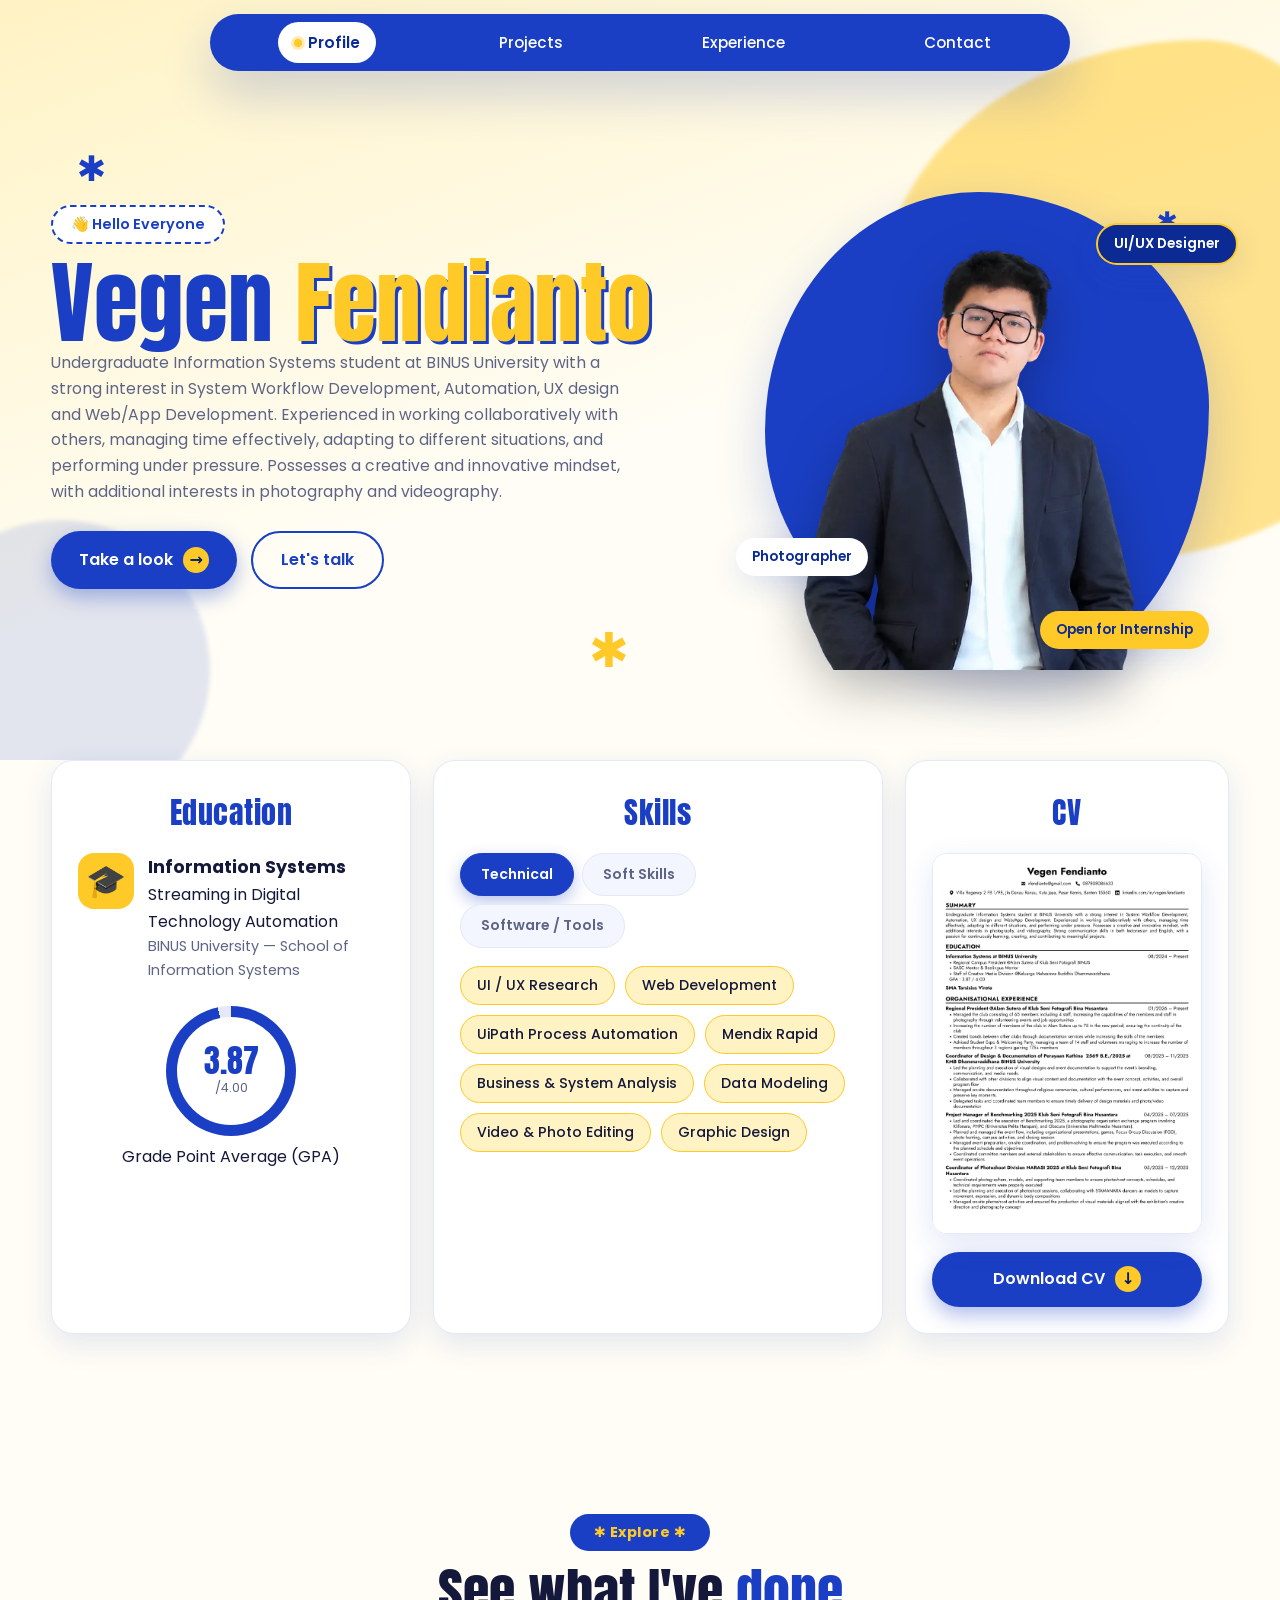
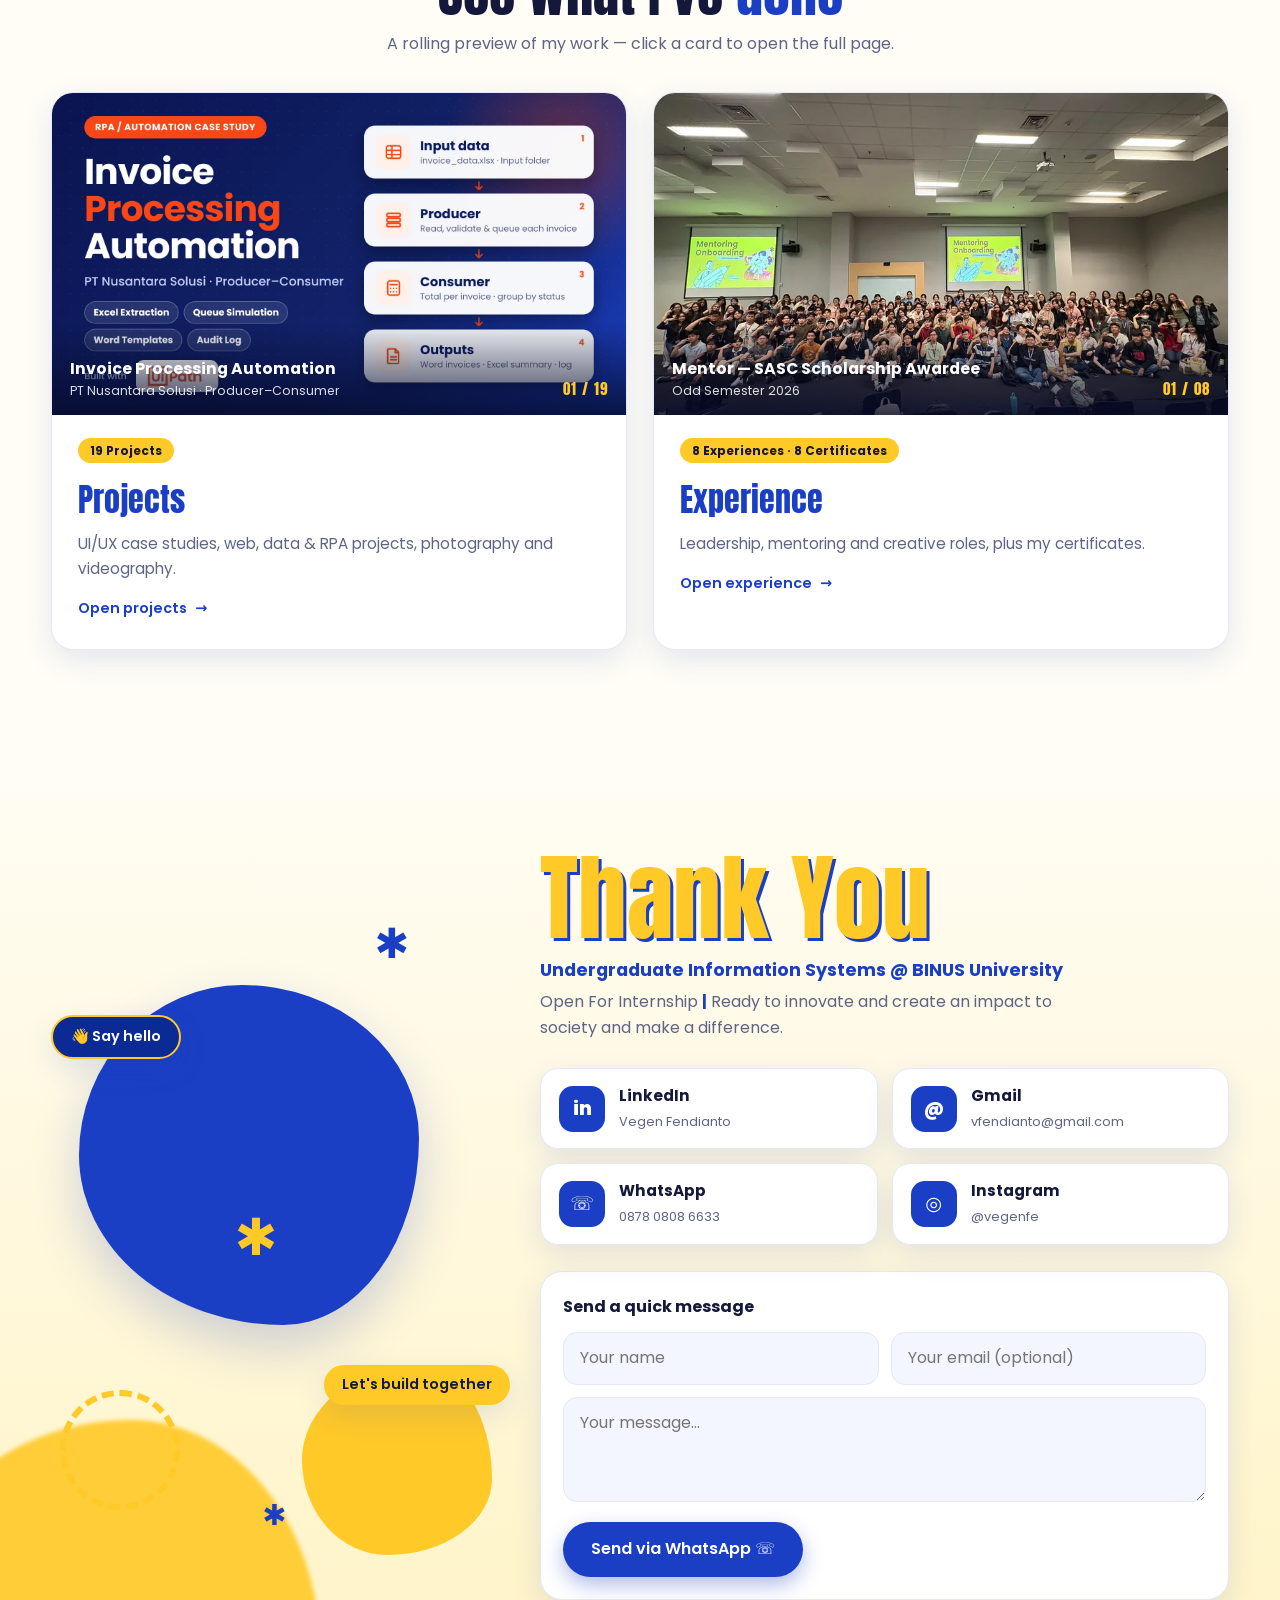
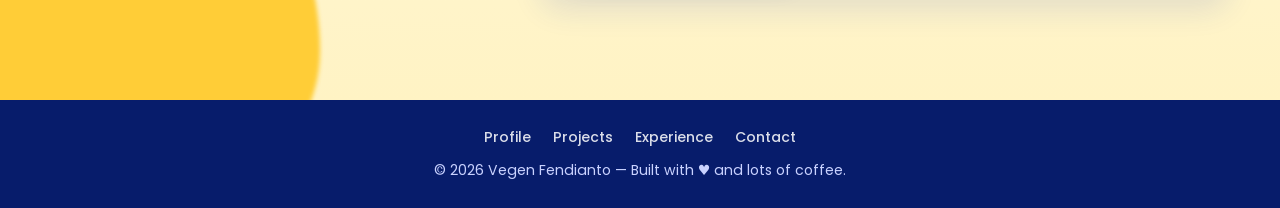
<file: index.html>
<!doctype html>
<html lang="en">
  <head>
    <meta charset="UTF-8" />
    <meta name="viewport" content="width=device-width, initial-scale=1" />
    <title>Vegen Fendianto — Portfolio</title>
    <meta name="description" content="Portfolio of Vegen Fendianto — Information Systems student at BINUS University, UI/UX Designer &amp; Photographer." />
    <meta property="og:title" content="Vegen Fendianto — Portfolio" />
    <meta property="og:description" content="Portfolio of Vegen Fendianto — Information Systems student at BINUS University, UI/UX Designer &amp; Photographer." />
    <meta property="og:image" content="assets/profile/profile.webp" />
    <link rel="icon" href="data:image/svg+xml,<svg xmlns='http://www.w3.org/2000/svg' viewBox='0 0 100 100'><rect width='100' height='100' rx='24' fill='%231a3fc4'/><text x='50' y='68' font-size='58' text-anchor='middle' fill='%23ffc928' font-family='Arial' font-weight='900'>V</text></svg>" />
    <link rel="preconnect" href="https://fonts.googleapis.com" />
    <link rel="preconnect" href="https://fonts.gstatic.com" crossorigin />
    <link
      href="https://fonts.googleapis.com/css2?family=Anton&family=Poppins:wght@400;500;600;700&display=swap"
      rel="stylesheet"
    />
    <link rel="stylesheet" href="style.css" />
  </head>
  <body data-page="home">

    <!-- NAVBAR -->
    <header class="nav-wrap">
      <nav class="nav" id="nav">
        <ul class="nav-links" id="navLinks">
          <li><a href="index.html" data-nav="home">Profile</a></li>
          <li><a href="projects.html" data-nav="projects">Projects</a></li>
          <li><a href="experience.html" data-nav="experience">Experience</a></li>
          <li><a href="index.html#contact" data-nav="contact">Contact</a></li>
        </ul>
        <button class="burger" id="burger" aria-label="Menu">
          <span></span><span></span><span></span>
        </button>
      </nav>
    </header>

    <main>
      <!-- ============ PROFILE ============ -->
      <section id="profile" class="hero">
        <div class="blob b1"></div>
        <div class="blob b2"></div>
        <span class="star s1">✱</span><span class="star s2">✱</span
        ><span class="star s3">✱</span>
        <div class="container hero-grid">
          <div class="hero-text">
            <span class="hello">👋 Hello Everyone</span>
            <h1>Vegen <em>Fendianto</em></h1>
            <p class="lead">
              Undergraduate Information Systems student at BINUS University with
              a strong interest in System Workflow Development, Automation, UX
              design and Web/App Development. Experienced in working
              collaboratively with others, managing time effectively, adapting
              to different situations, and performing under pressure. Possesses
              a creative and innovative mindset, with additional interests in
              photography and videography.
            </p>
            <div class="hero-cta">
              <a href="projects.html" class="btn btn-primary"
                >Take a look <span>→</span></a
              >
              <a href="#contact" class="btn btn-ghost">Let's talk</a>
            </div>
          </div>
          <div class="hero-photo" id="tiltPhoto">
            <div class="photo-bg"></div>
            <img src="assets/profile/profile.webp" alt="Vegen Fendianto" />
            <span class="badge bd1">UI/UX Designer</span>
            <span class="badge bd2">Photographer</span>
            <span class="badge bd3">Open for Internship</span>
          </div>
        </div>
      </section>

      <!-- ABOUT: education / skills / CV -->
      <section class="about" id="about">
        <div class="container about-grid">
          <article class="card edu">
            <h3 class="card-title">Education</h3>
            <div class="edu-body">
              <div class="edu-icon">🎓</div>
              <div>
                <h4>Information Systems</h4>
                <p>Streaming in Digital Technology Automation</p>
                <p class="muted">
                  BINUS University — School of Information Systems
                </p>
              </div>
            </div>
            <div class="gpa">
              <div class="ring" style="--p: 96.75">
                <span><b>3.87</b>/4.00</span>
              </div>
              <p>Grade Point Average (GPA)</p>
            </div>
          </article>

          <article class="card skills">
            <h3 class="card-title">Skills</h3>
            <div class="tabs" id="skillTabs">
              <button class="tab active" data-skill="tech">Technical</button>
              <button class="tab" data-skill="soft">Soft Skills</button>
              <button class="tab" data-skill="tools">Software / Tools</button>
            </div>
            <div class="chips" id="skillChips"></div>
          </article>

          <article class="card cv">
            <h3 class="card-title">CV</h3>
            <button class="cv-thumb" id="cvOpen" aria-label="Open CV preview">
              <img src="assets/cv/cv-1.webp" alt="CV preview" loading="lazy" />
              <span>🔍 Click to enlarge (2 pages)</span>
            </button>
            <div class="cv-actions">
              <a
                class="btn btn-primary"
                href="assets/cv/Vegen_Fendianto_CV.pdf"
                download="Vegen_Fendianto_CV.pdf"
                >Download CV <span>↓</span></a
              >
            </div>
          </article>
        </div>
      </section>

      <!-- ============ EXPLORE ============ -->
      <section class="section" id="explore">
        <div class="container">
          <header class="sec-head">
            <span class="pill">✱ Explore ✱</span>
            <h2>See what I've <em>done</em></h2>
            <p>A rolling preview of my work — click a card to open the full page.</p>
          </header>
          <div class="explore-grid">
            <article class="explore-card" data-feed="projects">
              <div class="ex-img">
                <div class="ex-slides"></div>
                <div class="ex-cap">
                  <div><b class="ex-title"></b><small class="ex-sub"></small></div>
                  <span class="ex-count"></span>
                </div>
                <button class="ex-nav ex-prev" aria-label="Previous">‹</button>
                <button class="ex-nav ex-next" aria-label="Next">›</button>
              </div>
              <div class="ex-body">
                <span class="metric" id="exProjects">Projects</span>
                <h3>Projects</h3>
                <p>UI/UX case studies, web, data &amp; RPA projects, photography and videography.</p>
                <a class="more ex-link" href="projects.html">Open projects</a>
              </div>
            </article>
            <article class="explore-card" data-feed="experience">
              <div class="ex-img">
                <div class="ex-slides"></div>
                <div class="ex-cap">
                  <div><b class="ex-title"></b><small class="ex-sub"></small></div>
                  <span class="ex-count"></span>
                </div>
                <button class="ex-nav ex-prev" aria-label="Previous">‹</button>
                <button class="ex-nav ex-next" aria-label="Next">›</button>
              </div>
              <div class="ex-body">
                <span class="metric" id="exExperience">Experience</span>
                <h3>Experience</h3>
                <p>Leadership, mentoring and creative roles, plus my certificates.</p>
                <a class="more ex-link" href="experience.html">Open experience</a>
              </div>
            </article>
          </div>
        </div>
      </section>

      <!-- ============ CONTACT ============ -->
      <section id="contact" class="contact">
        <div class="blob b3"></div>
        <div class="container contact-grid">
          <div class="contact-img" aria-hidden="true">
            <div class="deco-blob d1"></div>
            <div class="deco-blob d2"></div>
            <div class="deco-ring"></div>
            <span class="deco-star ds1">✱</span>
            <span class="deco-star ds2">✱</span>
            <span class="deco-star ds3">✱</span>
            <span class="deco-chip dc1">👋 Say hello</span>
            <span class="deco-chip dc2">Let's build together</span>
          </div>
          <div class="contact-body">
            <h2>Thank <em>You</em></h2>
            <p class="sub">
              Undergraduate Information Systems @ BINUS University
            </p>
            <p class="open-note">
              Open For Internship <b>|</b> Ready to innovate and create an
              impact to society and make a difference.
            </p>

            <div class="contact-cards">
              <a
                class="c-card"
                href="https://www.linkedin.com/in/vegen-fendianto"
                target="_blank"
                rel="noopener"
              >
                <i>in</i>
                <div><b>LinkedIn</b><small>Vegen Fendianto</small></div>
              </a>
              <a
                class="c-card"
                id="gmailLink"
                href="mailto:vfendianto@gmail.com?subject=Hello%20Vegen"
              >
                <i>@</i>
                <div><b>Gmail</b><small>vfendianto@gmail.com</small></div>
              </a>
              <a
                class="c-card"
                href="https://wa.me/6287808086633"
                target="_blank"
                rel="noopener"
              >
                <i>☏</i>
                <div><b>WhatsApp</b><small>0878 0808 6633</small></div>
              </a>
              <a
                class="c-card"
                href="https://instagram.com/vegenfe"
                target="_blank"
                rel="noopener"
              >
                <i>◎</i>
                <div><b>Instagram</b><small>@vegenfe</small></div>
              </a>
            </div>

            <form class="mail-form" id="mailForm">
              <h4>Send a quick message</h4>
              <div class="row">
                <input
                  type="text"
                  id="fName"
                  placeholder="Your name"
                  required
                />
                <input
                  type="email"
                  id="fEmail"
                  placeholder="Your email (optional)"
                />
              </div>
              <textarea
                id="fMsg"
                rows="3"
                placeholder="Your message…"
                required
              ></textarea>
              <button class="btn btn-primary" type="submit">
                Send via WhatsApp ☏
              </button>
            </form>
          </div>
        </div>
      </section>
    </main>

    <footer class="footer">
      <div class="foot-links">
        <a href="index.html">Profile</a>
        <a href="projects.html">Projects</a>
        <a href="experience.html">Experience</a>
        <a href="index.html#contact">Contact</a>
      </div>
      <p>© <span id="yr"></span> Vegen Fendianto — Built with ♥ and lots of coffee.</p>
    </footer>
    <button class="to-top" id="toTop" aria-label="Back to top">↑</button>
    <div class="toast" id="toast"></div>

    <!-- MODAL -->
    <div class="modal" id="modal" aria-hidden="true">
      <div class="modal-box" role="dialog" aria-modal="true">
        <button class="modal-x" id="modalX" aria-label="Close">✕</button>
        <div id="modalBody"></div>
      </div>
    </div>

    <!-- LIGHTBOX -->
    <div class="lightbox" id="lightbox" aria-hidden="true">
      <button class="lb-x" id="lbX" aria-label="Close">✕</button>
      <button class="lb-nav prev" id="lbPrev" aria-label="Previous">‹</button>
      <figure>
        <img id="lbImg" alt="" />
        <figcaption id="lbCap"></figcaption>
      </figure>
      <button class="lb-nav next" id="lbNext" aria-label="Next">›</button>
    </div>

    <script src="script.js"></script>
  </body>
</html>
</file>
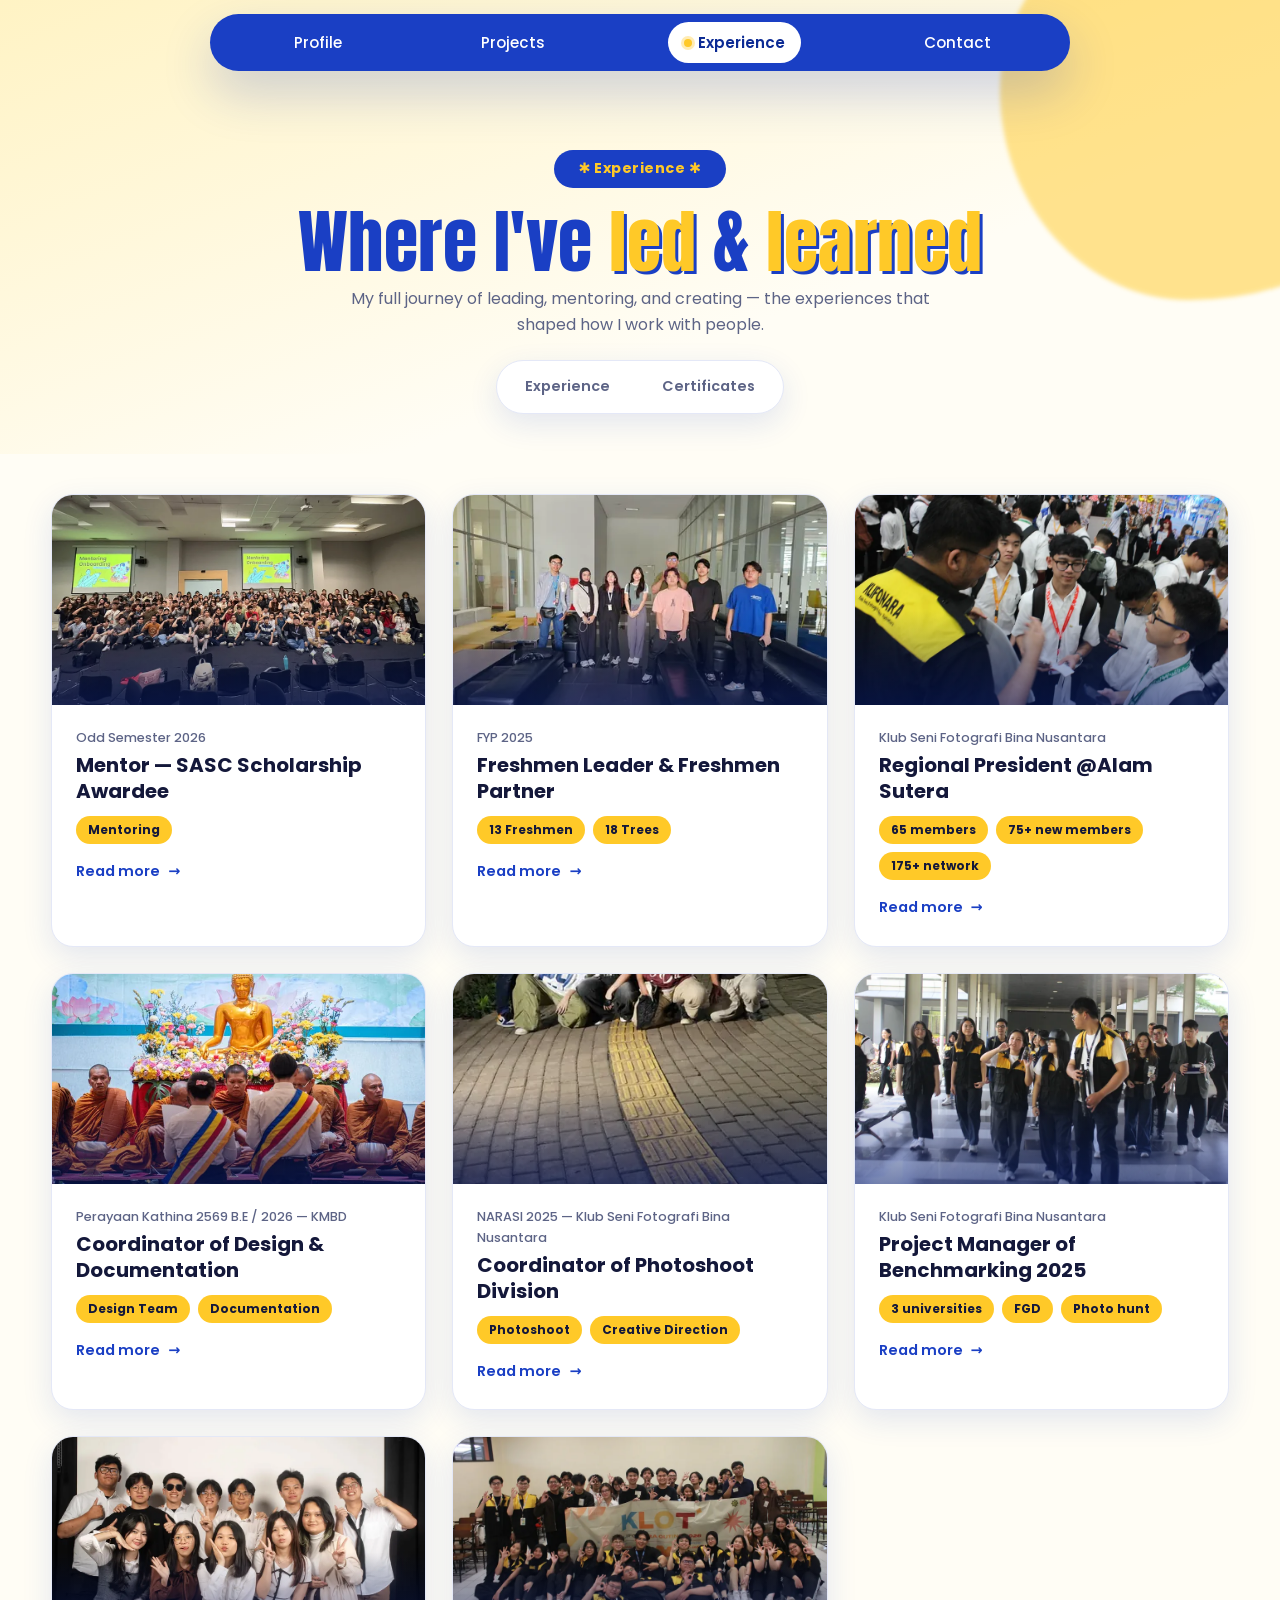
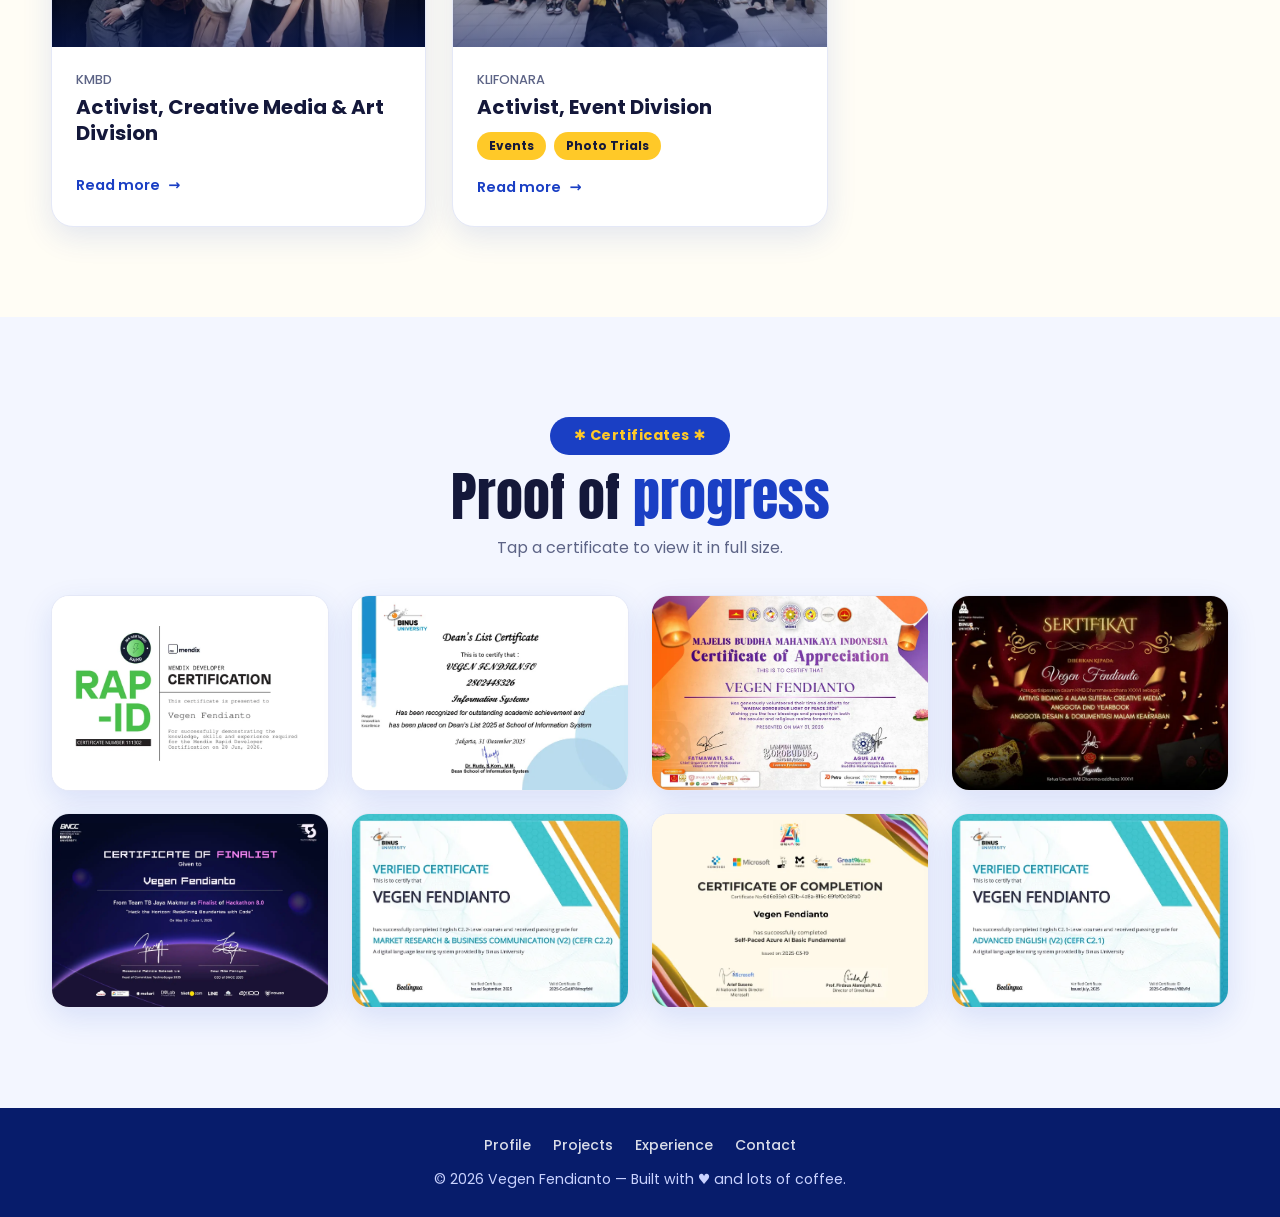
<file: experience.html>
<!doctype html>
<html lang="en">
  <head>
    <meta charset="UTF-8" />
    <meta name="viewport" content="width=device-width, initial-scale=1" />
    <title>Experience — Vegen Fendianto</title>
    <meta name="description" content="Leadership, mentoring and creative experience, plus certificates, of Vegen Fendianto." />
    <meta property="og:title" content="Experience — Vegen Fendianto" />
    <meta property="og:description" content="Leadership, mentoring and creative experience, plus certificates, of Vegen Fendianto." />
    <meta property="og:image" content="assets/profile/profile.webp" />
    <link rel="icon" href="data:image/svg+xml,<svg xmlns='http://www.w3.org/2000/svg' viewBox='0 0 100 100'><rect width='100' height='100' rx='24' fill='%231a3fc4'/><text x='50' y='68' font-size='58' text-anchor='middle' fill='%23ffc928' font-family='Arial' font-weight='900'>V</text></svg>" />
    <link rel="preconnect" href="https://fonts.googleapis.com" />
    <link rel="preconnect" href="https://fonts.gstatic.com" crossorigin />
    <link
      href="https://fonts.googleapis.com/css2?family=Anton&family=Poppins:wght@400;500;600;700&display=swap"
      rel="stylesheet"
    />
    <link rel="stylesheet" href="style.css" />
  </head>
  <body data-page="experience">

    <!-- NAVBAR -->
    <header class="nav-wrap">
      <nav class="nav" id="nav">
        <ul class="nav-links" id="navLinks">
          <li><a href="index.html" data-nav="home">Profile</a></li>
          <li><a href="projects.html" data-nav="projects">Projects</a></li>
          <li><a href="experience.html" data-nav="experience">Experience</a></li>
          <li><a href="index.html#contact" data-nav="contact">Contact</a></li>
        </ul>
        <button class="burger" id="burger" aria-label="Menu">
          <span></span><span></span><span></span>
        </button>
      </nav>
    </header>

    <main>
      <section class="page-hero">
        <div class="blob b1"></div>
        <div class="container">
          <span class="pill">✱ Experience ✱</span>
          <h1>Where I've <em>led</em> &amp; <em>learned</em></h1>
          <p>My full journey of leading, mentoring, and creating — the experiences that shaped how I work with people.</p>
          <div class="subnav">
            <a href="#experience-list">Experience</a>
            <a href="#certificates">Certificates</a>
          </div>
        </div>
      </section>

      <section class="section tight" id="experience-list">
        <div class="container">
          <div class="grid exp-grid" id="expGrid"></div>
        </div>
      </section>

      <section class="section alt" id="certificates">
        <div class="container">
          <header class="sec-head">
            <span class="pill">✱ Certificates ✱</span>
            <h2>Proof of <em>progress</em></h2>
            <p>Tap a certificate to view it in full size.</p>
          </header>
          <div class="cert-grid" id="certGrid"></div>
        </div>
      </section>
    </main>

    <footer class="footer">
      <div class="foot-links">
        <a href="index.html">Profile</a>
        <a href="projects.html">Projects</a>
        <a href="experience.html">Experience</a>
        <a href="index.html#contact">Contact</a>
      </div>
      <p>© <span id="yr"></span> Vegen Fendianto — Built with ♥ and lots of coffee.</p>
    </footer>
    <button class="to-top" id="toTop" aria-label="Back to top">↑</button>
    <div class="toast" id="toast"></div>

    <!-- MODAL -->
    <div class="modal" id="modal" aria-hidden="true">
      <div class="modal-box" role="dialog" aria-modal="true">
        <button class="modal-x" id="modalX" aria-label="Close">✕</button>
        <div id="modalBody"></div>
      </div>
    </div>

    <!-- LIGHTBOX -->
    <div class="lightbox" id="lightbox" aria-hidden="true">
      <button class="lb-x" id="lbX" aria-label="Close">✕</button>
      <button class="lb-nav prev" id="lbPrev" aria-label="Previous">‹</button>
      <figure>
        <img id="lbImg" alt="" />
        <figcaption id="lbCap"></figcaption>
      </figure>
      <button class="lb-nav next" id="lbNext" aria-label="Next">›</button>
    </div>

    <script src="script.js"></script>
  </body>
</html>
</file>
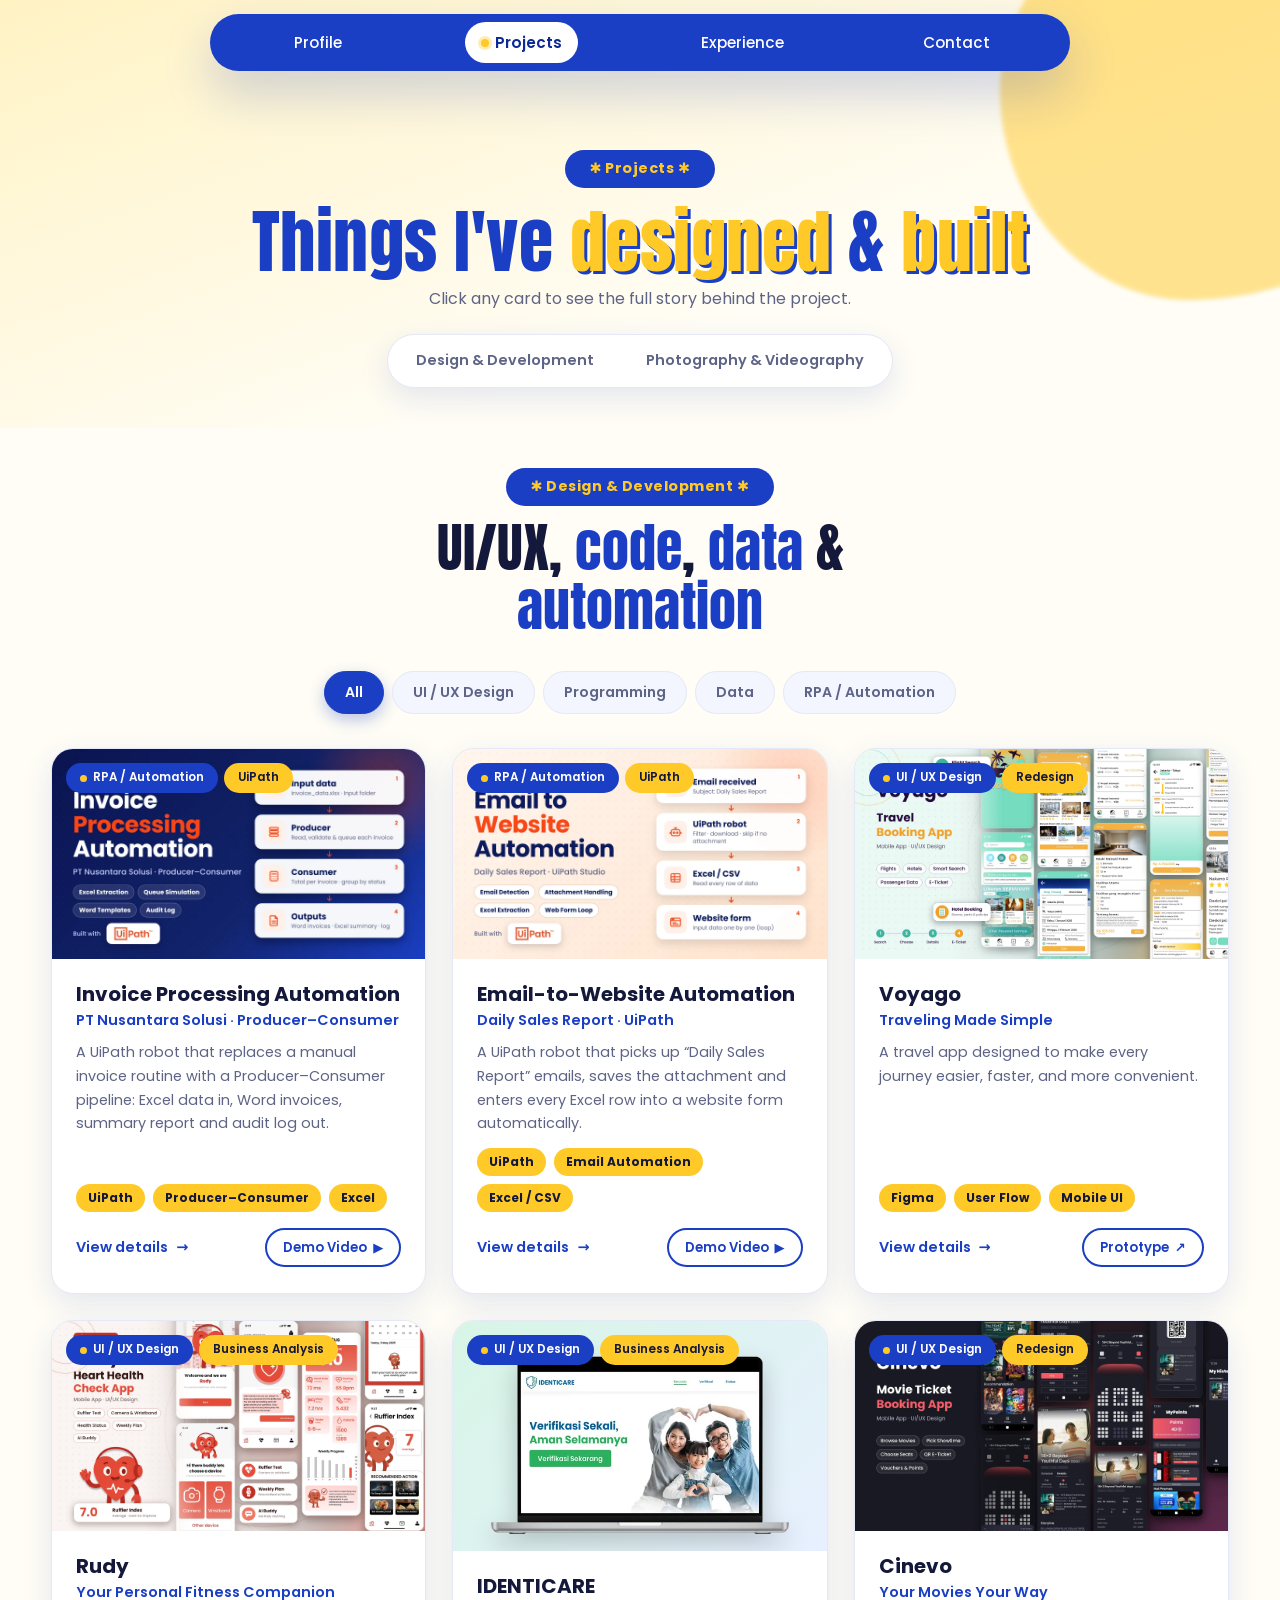
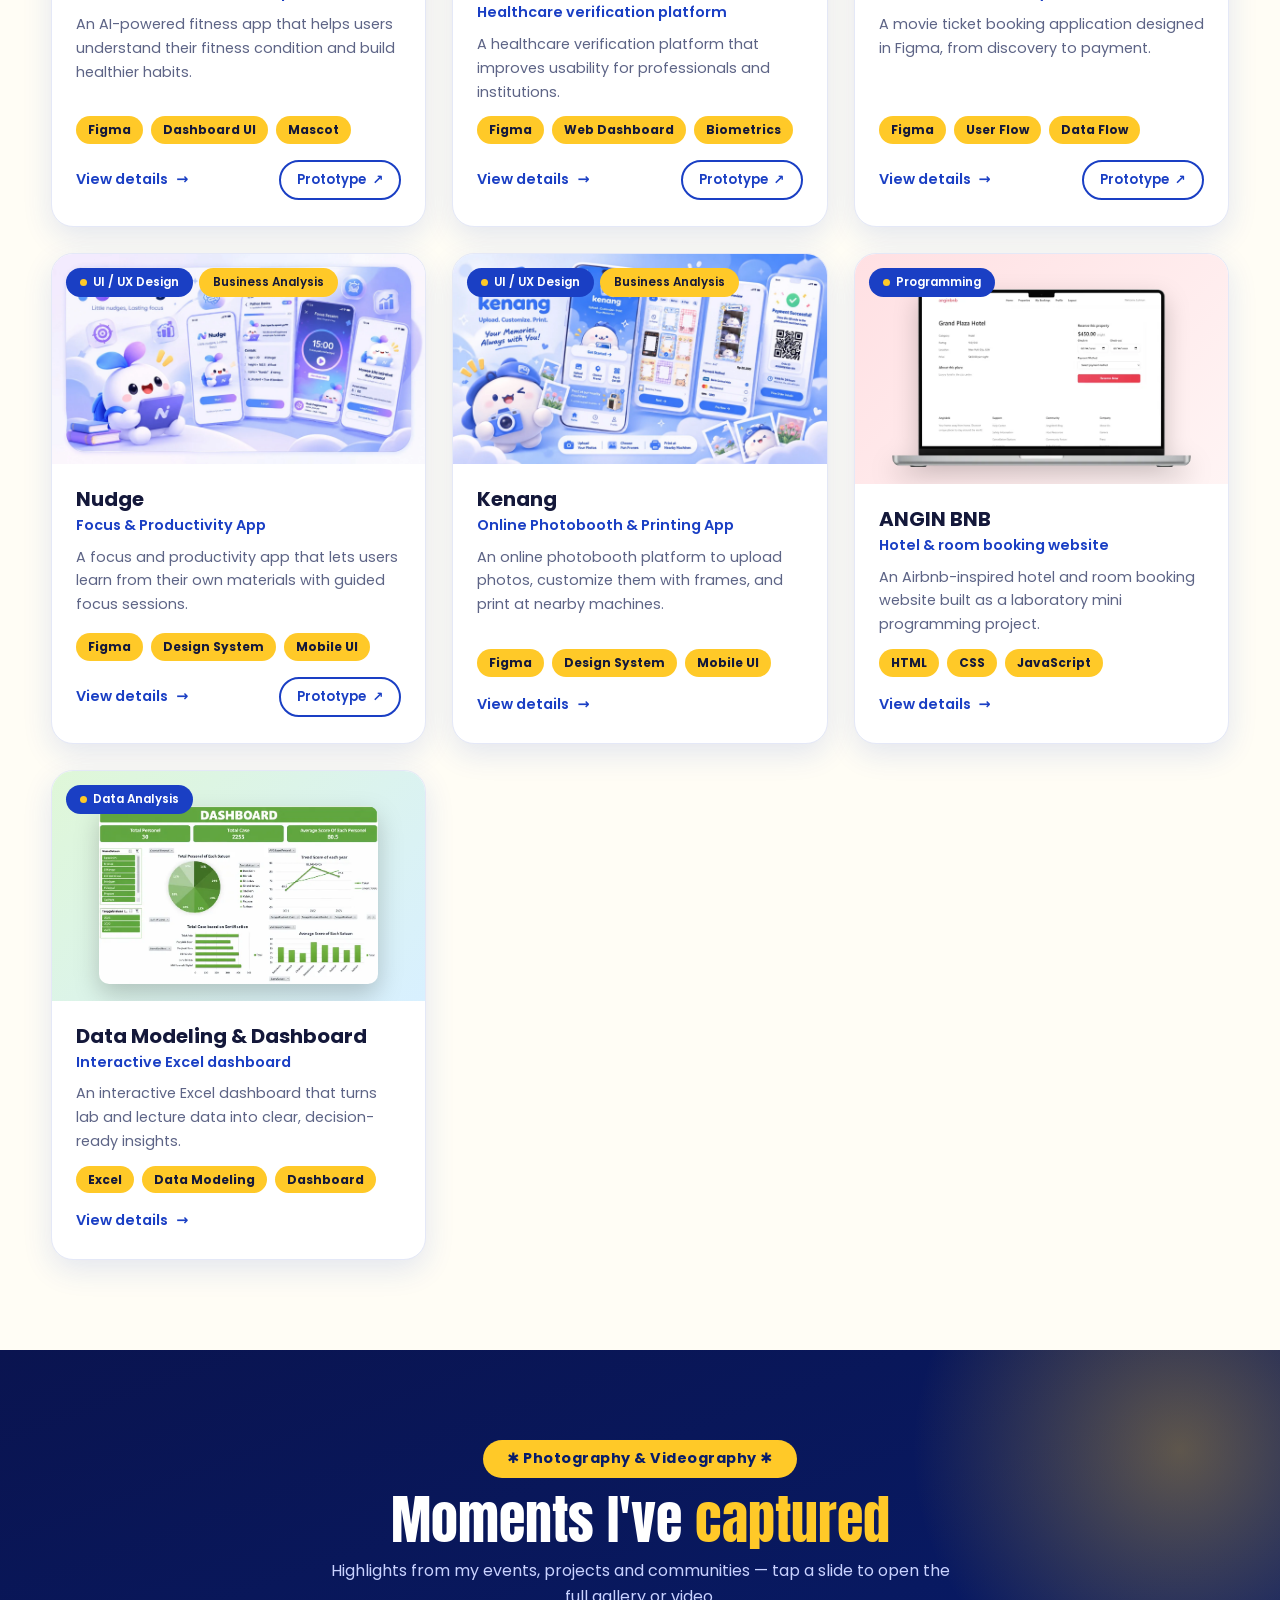
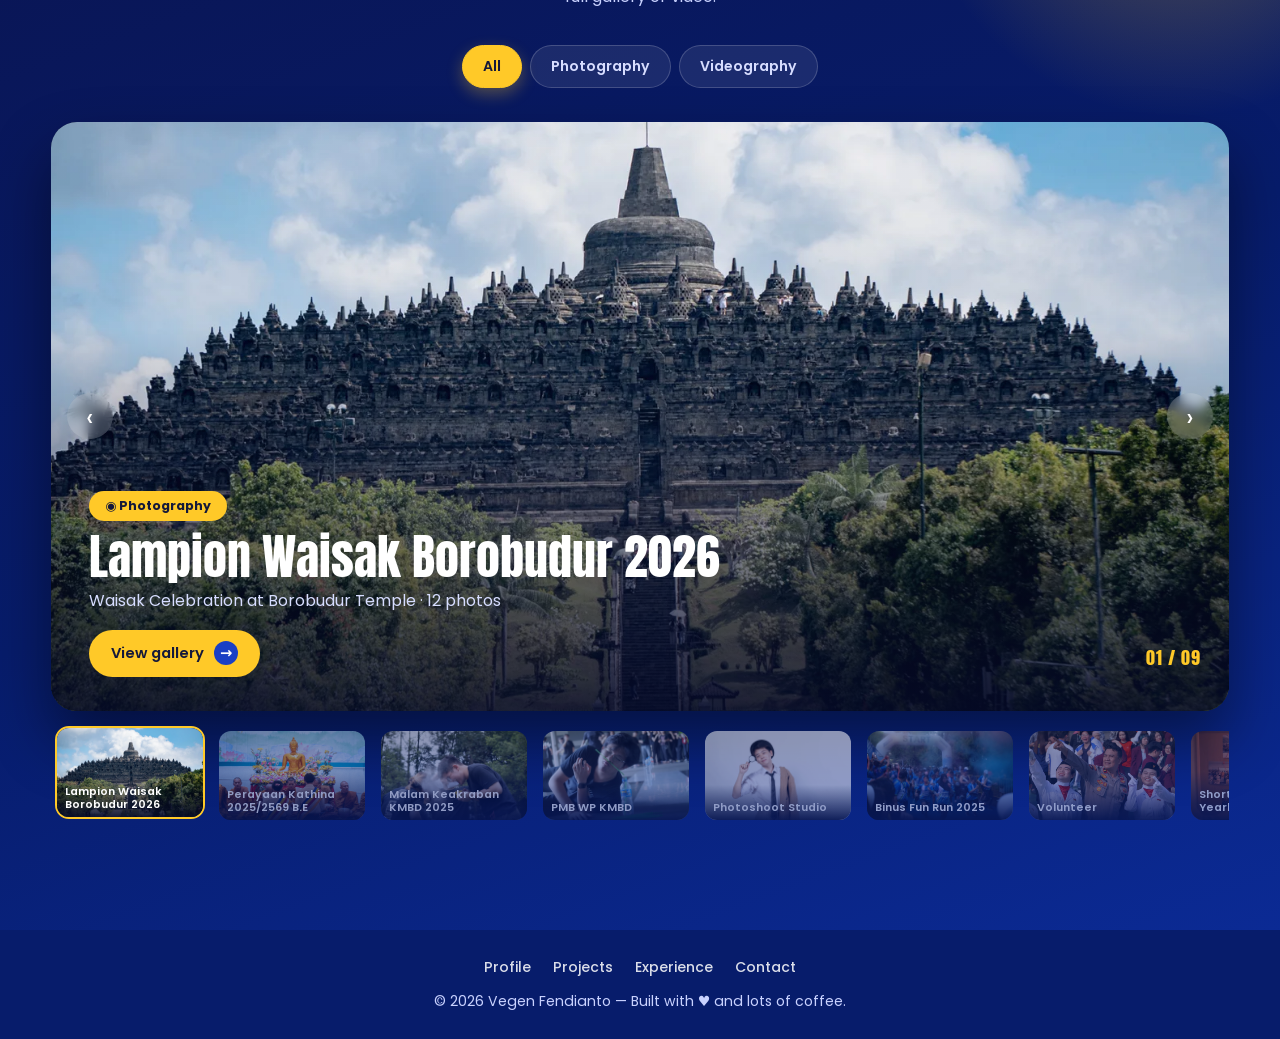
<file: projects.html>
<!doctype html>
<html lang="en">
  <head>
    <meta charset="UTF-8" />
    <meta name="viewport" content="width=device-width, initial-scale=1" />
    <title>Projects — Vegen Fendianto</title>
    <meta name="description" content="UI/UX design, web, data, photography and videography projects by Vegen Fendianto." />
    <meta property="og:title" content="Projects — Vegen Fendianto" />
    <meta property="og:description" content="UI/UX design, web, data, photography and videography projects by Vegen Fendianto." />
    <meta property="og:image" content="assets/profile/profile.webp" />
    <link rel="icon" href="data:image/svg+xml,<svg xmlns='http://www.w3.org/2000/svg' viewBox='0 0 100 100'><rect width='100' height='100' rx='24' fill='%231a3fc4'/><text x='50' y='68' font-size='58' text-anchor='middle' fill='%23ffc928' font-family='Arial' font-weight='900'>V</text></svg>" />
    <link rel="preconnect" href="https://fonts.googleapis.com" />
    <link rel="preconnect" href="https://fonts.gstatic.com" crossorigin />
    <link
      href="https://fonts.googleapis.com/css2?family=Anton&family=Poppins:wght@400;500;600;700&display=swap"
      rel="stylesheet"
    />
    <link rel="stylesheet" href="style.css" />
  </head>
  <body data-page="projects">

    <!-- NAVBAR -->
    <header class="nav-wrap">
      <nav class="nav" id="nav">
        <ul class="nav-links" id="navLinks">
          <li><a href="index.html" data-nav="home">Profile</a></li>
          <li><a href="projects.html" data-nav="projects">Projects</a></li>
          <li><a href="experience.html" data-nav="experience">Experience</a></li>
          <li><a href="index.html#contact" data-nav="contact">Contact</a></li>
        </ul>
        <button class="burger" id="burger" aria-label="Menu">
          <span></span><span></span><span></span>
        </button>
      </nav>
    </header>

    <main>
      <section class="page-hero">
        <div class="blob b1"></div>
        <div class="container">
          <span class="pill">✱ Projects ✱</span>
          <h1>Things I've <em>designed</em> &amp; <em>built</em></h1>
          <p>Click any card to see the full story behind the project.</p>
          <div class="subnav">
            <a href="#dev">Design &amp; Development</a>
            <a href="#media">Photography &amp; Videography</a>
          </div>
        </div>
      </section>
      <section class="section tight" id="dev">
        <div class="container">
          <header class="sec-head">
            <span class="pill">✱ Design &amp; Development ✱</span>
            <h2>UI/UX, <em>code</em>, <em>data</em> &amp; <em>automation</em></h2>
          </header>
          <div class="tabs center" id="projTabs">
            <button class="tab active" data-f="all">All</button>
            <button class="tab" data-f="uiux">UI / UX Design</button>
            <button class="tab" data-f="code">Programming</button>
            <button class="tab" data-f="data">Data</button>
            <button class="tab" data-f="rpa">RPA / Automation</button>
          </div>
          <div class="grid" id="projGrid"></div>
        </div>
      </section>

      <!-- ============ PHOTOGRAPHY & VIDEOGRAPHY ============ -->
      <section class="media-section" id="media">
        <div class="container">
          <header class="sec-head">
            <span class="pill">✱ Photography &amp; Videography ✱</span>
            <h2>Moments I've <em>captured</em></h2>
            <p>Highlights from my events, projects and communities — tap a slide to open the full gallery or video.</p>
          </header>
          <div class="tabs center" id="mediaTabs">
            <button class="tab active" data-f="all">All</button>
            <button class="tab" data-f="photo">Photography</button>
            <button class="tab" data-f="video">Videography</button>
          </div>
          <div class="slideshow" id="slideshow" tabindex="0" role="region" aria-roledescription="carousel" aria-label="Photography and videography highlights">
            <div class="slides" id="slides"></div>
            <button class="ss-nav ss-prev" id="ssPrev" aria-label="Previous slide">‹</button>
            <button class="ss-nav ss-next" id="ssNext" aria-label="Next slide">›</button>
            <div class="ss-count" id="ssCount"></div>
          </div>
          <div class="thumbs" id="thumbs"></div>
        </div>
      </section>
    </main>

    <footer class="footer">
      <div class="foot-links">
        <a href="index.html">Profile</a>
        <a href="projects.html">Projects</a>
        <a href="experience.html">Experience</a>
        <a href="index.html#contact">Contact</a>
      </div>
      <p>© <span id="yr"></span> Vegen Fendianto — Built with ♥ and lots of coffee.</p>
    </footer>
    <button class="to-top" id="toTop" aria-label="Back to top">↑</button>
    <div class="toast" id="toast"></div>

    <!-- MODAL -->
    <div class="modal" id="modal" aria-hidden="true">
      <div class="modal-box" role="dialog" aria-modal="true">
        <button class="modal-x" id="modalX" aria-label="Close">✕</button>
        <div id="modalBody"></div>
      </div>
    </div>

    <!-- LIGHTBOX -->
    <div class="lightbox" id="lightbox" aria-hidden="true">
      <button class="lb-x" id="lbX" aria-label="Close">✕</button>
      <button class="lb-nav prev" id="lbPrev" aria-label="Previous">‹</button>
      <figure>
        <img id="lbImg" alt="" />
        <figcaption id="lbCap"></figcaption>
      </figure>
      <button class="lb-nav next" id="lbNext" aria-label="Next">›</button>
    </div>

    <script src="script.js"></script>
  </body>
</html>
</file>
<file: style.css>
:root {
  --blue: #1a3fc4;
  --blue-d: #0b2a94;
  --blue-dd: #071c6b;
  --yellow: #ffc928;
  --yellow-l: #fff3c4;
  --bg: #fffdf5;
  --bg2: #f3f6ff;
  --card: #ffffff;
  --text: #14183a;
  --muted: #5d6486;
  --line: #e4e8f7;
  --shadow: 0 10px 30px rgba(26, 63, 196, 0.12);
  --shadow-l: 0 22px 50px rgba(26, 63, 196, 0.22);
  --r: 22px;
}
* {
  box-sizing: border-box;
  margin: 0;
  padding: 0;
}
html {
  scroll-behavior: smooth;
  scroll-padding-top: 90px;
}
body {
  font-family: "Poppins", system-ui, sans-serif;
  background: var(--bg);
  color: var(--text);
  line-height: 1.65;
  overflow-x: hidden;
  transition:
    background 0.3s,
    color 0.3s;
}
img {
  max-width: 100%;
  display: block;
}
a {
  color: inherit;
  text-decoration: none;
}
button {
  font: inherit;
  cursor: pointer;
  border: 0;
  background: none;
  color: inherit;
}
em {
  font-style: normal;
  color: var(--blue);
}
.container {
  width: min(1180px, 92%);
  margin-inline: auto;
}
.muted {
  color: var(--muted);
  font-size: 0.9rem;
}


/* NAV */
.nav-wrap {
  position: fixed;
  top: 14px;
  left: 0;
  right: 0;
  z-index: 100;
  display: flex;
  justify-content: center;
  padding: 0 12px;
}
.nav {
  display: flex;
  align-items: center;
  gap: 10px;
  background: var(--blue);
  padding: 8px 10px 8px 14px;
  border-radius: 999px;
  box-shadow: var(--shadow-l);
  width: min(860px, 100%);
  transition: 0.3s;
}
.nav.scrolled {
  background: rgba(11, 42, 148, 0.92);
  backdrop-filter: blur(10px);
}
.brand {
  font-family: Anton, sans-serif;
  font-size: 1.6rem;
  color: #fff;
  letter-spacing: 1px;
}
.brand span {
  color: var(--yellow);
}
.nav-links {
  display: flex;
  list-style: none;
  flex: 1;
  justify-content: space-around;
}
.nav-links a {
  color: #fff;
  font-weight: 500;
  font-size: 0.95rem;
  padding: 8px 16px;
  border-radius: 999px;
  position: relative;
  transition: 0.25s;
  display: inline-flex;
  align-items: center;
  gap: 6px;
}
.nav-links a:hover {
  background: rgba(255, 255, 255, 0.14);
}
.nav-links a.active {
  background: #fff;
  color: var(--blue-d);
  font-weight: 600;
}
.nav-links a.active::before {
  content: "";
  width: 8px;
  height: 8px;
  border-radius: 50%;
  background: var(--yellow);
  box-shadow: 0 0 0 3px rgba(255, 201, 40, 0.35);
}
.burger {
  display: none;
  width: 38px;
  height: 38px;
  border-radius: 50%;
  background: rgba(255, 255, 255, 0.15);
  flex-direction: column;
  gap: 4px;
  align-items: center;
  justify-content: center;
}
.burger span {
  width: 18px;
  height: 2px;
  background: #fff;
  border-radius: 2px;
  transition: 0.3s;
}
.burger.open span:nth-child(1) {
  transform: translateY(6px) rotate(45deg);
}
.burger.open span:nth-child(2) {
  opacity: 0;
}
.burger.open span:nth-child(3) {
  transform: translateY(-6px) rotate(-45deg);
}

/* BUTTONS */
.btn {
  display: inline-flex;
  align-items: center;
  gap: 10px;
  padding: 14px 28px;
  border-radius: 999px;
  font-weight: 600;
  transition: 0.3s;
}
.btn-primary {
  background: var(--blue);
  color: #fff;
  box-shadow: 0 8px 20px rgba(26, 63, 196, 0.35);
}
.btn-primary span {
  display: grid;
  place-items: center;
  width: 26px;
  height: 26px;
  border-radius: 50%;
  background: var(--yellow);
  color: var(--blue-dd);
  transition: 0.3s;
}
.btn-primary:hover {
  transform: translateY(-3px);
  background: var(--blue-d);
}
.btn-primary:hover span {
  transform: translateX(4px);
}
.btn-ghost {
  border: 2px solid var(--blue);
  color: var(--blue);
}
.btn-ghost:hover {
  background: var(--blue);
  color: #fff;
  transform: translateY(-3px);
}

/* HERO */
.hero {
  position: relative;
  padding: 150px 0 90px;
  background: linear-gradient(160deg, var(--yellow-l), var(--bg) 55%);
  overflow: hidden;
}
.blob {
  position: absolute;
  border-radius: 50%;
  filter: blur(2px);
  z-index: 0;
}
.b1 {
  width: 520px;
  height: 520px;
  background: var(--yellow);
  opacity: 0.5;
  right: -120px;
  top: 40px;
  border-radius: 62% 38% 55% 45%/50% 60% 40% 50%;
  animation: morph 12s ease-in-out infinite;
}
.b2 {
  width: 300px;
  height: 300px;
  background: var(--blue);
  opacity: 0.12;
  left: -90px;
  bottom: -60px;
  animation: morph 14s ease-in-out infinite reverse;
}
.b3 {
  width: 420px;
  height: 420px;
  background: var(--yellow);
  opacity: 0.9;
  left: -100px;
  bottom: -140px;
  border-radius: 55% 45% 60% 40%/50% 55% 45% 50%;
  animation: morph 12s ease-in-out infinite;
}
@keyframes morph {
  50% {
    border-radius: 40% 60% 45% 55%/60% 40% 60% 40%;
    transform: rotate(14deg) scale(1.05);
  }
}
.star {
  position: absolute;
  color: var(--blue);
  font-size: 2.2rem;
  animation: spin 8s linear infinite;
  z-index: 1;
}
.s1 {
  top: 140px;
  left: 6%;
}
.s2 {
  bottom: 70px;
  left: 46%;
  color: var(--yellow);
  font-size: 3rem;
}
.s3 {
  top: 200px;
  right: 8%;
  font-size: 1.6rem;
}
@keyframes spin {
  to {
    transform: rotate(360deg);
  }
}
.hero-grid {
  position: relative;
  z-index: 2;
  display: grid;
  grid-template-columns: 1.15fr 0.85fr;
  gap: 40px;
  align-items: center;
}
.hello {
  display: inline-block;
  background: #fff;
  border: 2px dashed var(--blue);
  color: var(--blue);
  padding: 6px 18px;
  border-radius: 999px;
  font-weight: 600;
  font-size: 0.9rem;
  margin-bottom: 14px;
}
h1 {
  font-family: Anton, sans-serif;
  font-weight: 400;
  font-size: clamp(3rem, 7.5vw, 5.6rem);
  line-height: 1.02;
  letter-spacing: 0.5px;
  color: var(--blue);
}
h1 em {
  color: var(--yellow) !important;
  text-shadow: 3px 3px 0 var(--blue);
}
.typing {
  margin: 10px 0 8px;
  font-size: 1.25rem;
  font-weight: 500;
}
.typing strong {
  color: var(--blue);
}
.caret {
  display: inline-block;
  width: 3px;
  height: 1.2em;
  background: var(--yellow);
  margin-left: 3px;
  vertical-align: middle;
  animation: blink 1s step-end infinite;
}
@keyframes blink {
  50% {
    opacity: 0;
  }
}
.lead {
  max-width: 600px;
  color: var(--muted);
  font-size: 0.98rem;
}
.hero-cta {
  display: flex;
  gap: 14px;
  flex-wrap: wrap;
  margin: 26px 0;
}
.stats {
  display: grid;
  grid-template-columns: repeat(2, minmax(0, 170px));
  gap: 14px;
  margin-top: 10px;
}
.stats div {
  background: var(--card);
  border-radius: 16px;
  padding: 14px 10px;
  text-align: center;
  box-shadow: var(--shadow);
  border-bottom: 4px solid var(--yellow);
}
.stats b {
  display: block;
  font-family: Anton, sans-serif;
  font-weight: 400;
  font-size: 1.7rem;
  color: var(--blue);
}
.stats small {
  font-size: 0.72rem;
  color: var(--muted);
  line-height: 1.2;
  display: block;
}
.hero-photo {
  position: relative;
  display: grid;
  place-items: end center;
  min-height: 520px;
  transform-style: preserve-3d;
  transition: transform 0.15s;
}
.photo-bg {
  position: absolute;
  inset: 8% 4% 0;
  background: var(--blue);
  border-radius: 48% 52% 40% 60%/50% 45% 55% 50%;
  box-shadow: var(--shadow-l);
  animation: morph 10s ease-in-out infinite;
}
.hero-photo img {
  position: relative;
  z-index: 2;
  max-height: 560px;
  width: auto;
  filter: drop-shadow(0 20px 25px rgba(0, 0, 0, 0.25));
}
.badge {
  position: absolute;
  z-index: 3;
  background: #fff;
  color: var(--blue-d);
  font-weight: 600;
  font-size: 0.85rem;
  padding: 8px 16px;
  border-radius: 999px;
  box-shadow: var(--shadow);
  animation: float 4s ease-in-out infinite;
}
.bd1 {
  top: 14%;
  right: -2%;
  background: var(--blue-d);
  color: #fff;
  border: 2px solid var(--yellow);
}
.bd2 {
  bottom: 18%;
  left: -2%;
  animation-delay: 1s;
}
.bd3 {
  bottom: 4%;
  right: 4%;
  background: var(--yellow);
  animation-delay: 2s;
}
@keyframes float {
  50% {
    transform: translateY(-10px);
  }
}

/* ABOUT */
.about {
  padding: 20px 0 80px;
  position: relative;
  z-index: 3;
  margin-top: -20px;
}
.about-grid {
  display: grid;
  grid-template-columns: 1fr 1.25fr 0.9fr;
  gap: 22px;
}
.card {
  background: var(--card);
  border-radius: var(--r);
  padding: 26px;
  box-shadow: var(--shadow);
  border: 1px solid var(--line);
}
.card-title {
  font-family: Anton, sans-serif;
  font-weight: 400;
  font-size: 1.9rem;
  color: var(--blue);
  text-align: center;
  margin-bottom: 16px;
  letter-spacing: 0.5px;
}
.edu-body {
  display: flex;
  gap: 14px;
  align-items: flex-start;
}
.edu-icon {
  font-size: 2rem;
  background: var(--yellow);
  width: 56px;
  height: 56px;
  border-radius: 16px;
  display: grid;
  place-items: center;
  flex-shrink: 0;
}
.edu h4 {
  font-size: 1.1rem;
}
.gpa {
  text-align: center;
  margin-top: 24px;
}
.ring {
  --p: 90;
  width: 130px;
  height: 130px;
  margin: 0 auto 8px;
  border-radius: 50%;
  display: grid;
  place-items: center;
  background: conic-gradient(var(--blue) calc(var(--p) * 1%), var(--line) 0);
  position: relative;
}
.ring::before {
  content: "";
  position: absolute;
  inset: 11px;
  border-radius: 50%;
  background: var(--card);
}
.ring span {
  position: relative;
  font-size: 0.8rem;
  color: var(--muted);
}
.ring b {
  display: block;
  font-family: Anton, sans-serif;
  font-weight: 400;
  font-size: 2rem;
  color: var(--blue);
  line-height: 1;
}
.tabs {
  display: flex;
  gap: 8px;
  flex-wrap: wrap;
  margin-bottom: 18px;
}
.tabs.center {
  justify-content: center;
  margin-bottom: 34px;
}
.tab {
  padding: 9px 20px;
  border-radius: 999px;
  font-weight: 600;
  font-size: 0.88rem;
  background: var(--bg2);
  color: var(--muted);
  transition: 0.25s;
  border: 1px solid var(--line);
}
.tab:hover {
  color: var(--blue);
  transform: translateY(-2px);
}
.tab.active {
  background: var(--blue);
  color: #fff;
  border-color: var(--blue);
  box-shadow: 0 6px 16px rgba(26, 63, 196, 0.3);
}
.chips {
  display: flex;
  flex-wrap: wrap;
  gap: 10px;
  min-height: 150px;
  align-content: flex-start;
}
.chip {
  background: var(--yellow-l);
  border: 1.5px solid var(--yellow);
  color: var(--text);
  padding: 7px 16px;
  border-radius: 999px;
  font-size: 0.88rem;
  font-weight: 500;
  transition: 0.2s;
}
.chip:hover {
  background: var(--yellow);
  transform: scale(1.07) rotate(-2deg);
  color: #14183a;
}
.cv-thumb {
  position: relative;
  display: block;
  width: 100%;
  border-radius: 14px;
  overflow: hidden;
  border: 1px solid var(--line);
  box-shadow: var(--shadow);
}
.cv-thumb img {
  width: 100%;
  transition: 0.5s;
}
.cv-thumb span {
  position: absolute;
  inset: auto 0 0;
  background: linear-gradient(transparent, rgba(7, 28, 107, 0.9));
  color: #fff;
  padding: 30px 10px 10px;
  font-size: 0.85rem;
  font-weight: 600;
  opacity: 0;
  transform: translateY(10px);
  transition: 0.3s;
}
.cv-thumb:hover img {
  transform: scale(1.06);
}
.cv-thumb:hover span {
  opacity: 1;
  transform: none;
}

/* SECTIONS */
.section {
  padding: 100px 0;
  position: relative;
}
.section.alt {
  background: var(--bg2);
}
.sec-head {
  text-align: center;
  max-width: 640px;
  margin: 0 auto 34px;
}
.pill {
  display: inline-block;
  background: var(--blue);
  color: var(--yellow);
  font-weight: 700;
  padding: 7px 24px;
  border-radius: 999px;
  font-size: 0.9rem;
  letter-spacing: 0.5px;
  margin-bottom: 12px;
}
.sec-head h2 {
  font-family: Anton, sans-serif;
  font-weight: 400;
  font-size: clamp(2.2rem, 5vw, 3.4rem);
  line-height: 1.1;
}
.sec-head p {
  color: var(--muted);
  margin-top: 8px;
}
.grid {
  display: grid;
  grid-template-columns: repeat(auto-fill, minmax(320px, 1fr));
  gap: 26px;
}

/* PROJECT CARDS */
.p-card {
  background: var(--card);
  border-radius: var(--r);
  overflow: hidden;
  box-shadow: var(--shadow);
  border: 1px solid var(--line);
  display: flex;
  flex-direction: column;
  cursor: pointer;
  transition:
    transform 0.3s,
    box-shadow 0.3s;
  position: relative;
}
.p-card:hover {
  transform: translateY(-10px);
  box-shadow: var(--shadow-l);
}
.p-media {
  position: relative;
  height: 230px;
  display: flex;
  align-items: flex-end;
  justify-content: center;
  gap: 8px;
  overflow: hidden;
  padding-top: 18px;
}
.p-media img {
  height: 100%;
  object-fit: contain;
  object-position: bottom;
  transition: 0.5s;
  filter: drop-shadow(0 10px 12px rgba(0, 0, 0, 0.2));
}
.p-media img.wide {
  height: auto;
  max-height: 84%;
  margin: auto;
  border-radius: 10px;
}
.p-media img.photo {
  width: 100%;
  height: 100%;
  object-fit: cover;
  border-radius: 0;
  filter: none;
  margin: -18px 0 0;
}
.p-media .m2 {
  transform: translateY(24px);
}
.p-card:hover .p-media img {
  transform: scale(1.07) translateY(-4px);
}
.p-card:hover .p-media .m2 {
  transform: scale(1.07) translateY(10px);
}
.tags {
  position: absolute;
  top: 14px;
  left: 14px;
  right: 14px;
  z-index: 2;
  display: flex;
  flex-wrap: wrap;
  gap: 6px;
}
.tag {
  background: var(--blue);
  color: #fff;
  font-size: 0.74rem;
  font-weight: 600;
  padding: 5px 14px;
  border-radius: 999px;
  display: flex;
  gap: 6px;
  align-items: center;
}
.tag-extra {
  background: var(--yellow);
  color: #14183a;
}
.tag-extra::before {
  display: none;
}
.metric-extra {
  background: var(--blue);
  color: #fff;
}
.tag::before {
  content: "";
  width: 7px;
  height: 7px;
  background: var(--yellow);
  border-radius: 50%;
}
.p-body {
  padding: 22px 24px 26px;
  display: flex;
  flex-direction: column;
  flex: 1;
}
.p-body h3 {
  font-size: 1.25rem;
  line-height: 1.3;
}
.p-body .tl {
  color: var(--blue);
  font-weight: 600;
  font-size: 0.9rem;
  margin: 2px 0 8px;
}
.p-body p {
  color: var(--muted);
  font-size: 0.9rem;
  flex: 1;
}
.metrics {
  display: flex;
  flex-wrap: wrap;
  gap: 8px;
  margin: 12px 0 0;
}
.metric {
  background: var(--yellow);
  color: #14183a;
  font-weight: 700;
  font-size: 0.75rem;
  padding: 4px 12px;
  border-radius: 999px;
}
.more {
  margin-top: 16px;
  color: var(--blue);
  font-weight: 600;
  font-size: 0.9rem;
  display: inline-flex;
  gap: 8px;
  align-items: center;
}
.more::after {
  content: "→";
  transition: 0.3s;
}
.p-card:hover .more::after {
  transform: translateX(6px);
}

/* EXPERIENCE */
.exp-grid {
  grid-template-columns: repeat(auto-fill, minmax(340px, 1fr));
}
.e-card .p-media {
  height: 210px;
  padding: 0;
}
.e-card .p-media img {
  border-radius: 0;
}
.e-card .p-media::after {
  content: "";
  position: absolute;
  inset: 0;
  background: linear-gradient(transparent 55%, rgba(7, 28, 107, 0.55));
}
.e-card .tag.pro {
  background: var(--yellow);
  color: #14183a;
}
.e-card .tag.pro::before {
  background: var(--blue);
}
.e-card .e-org {
  font-size: 0.8rem;
  color: var(--muted);
  font-weight: 500;
  margin-bottom: 4px;
}

/* CERT */
.cert-grid {
  display: grid;
  grid-template-columns: repeat(auto-fill, minmax(250px, 1fr));
  gap: 22px;
}
.cert {
  position: relative;
  border-radius: 18px;
  overflow: hidden;
  background: var(--card);
  box-shadow: var(--shadow);
  border: 1px solid var(--line);
  cursor: zoom-in;
  transition: 0.35s;
  aspect-ratio: 1.42;
  display: grid;
  place-items: center;
}
.cert img {
  width: 100%;
  height: 100%;
  object-fit: cover;
  transition: 0.5s;
}
.cert:hover {
  transform: translateY(-8px) rotate(-1deg);
  box-shadow: var(--shadow-l);
}
.cert:hover img {
  transform: scale(1.08);
}
.cert span {
  position: absolute;
  inset: auto 0 0;
  padding: 26px 14px 12px;
  background: linear-gradient(transparent, rgba(7, 28, 107, 0.92));
  color: #fff;
  font-size: 0.82rem;
  font-weight: 600;
  transform: translateY(100%);
  transition: 0.35s;
}
.cert:hover span {
  transform: none;
}

/* CONTACT */
.contact {
  position: relative;
  padding: 100px 0;
  background: linear-gradient(180deg, var(--bg), var(--yellow-l));
  overflow: hidden;
}
.contact-grid {
  position: relative;
  z-index: 2;
  display: grid;
  grid-template-columns: 0.8fr 1.2fr;
  gap: 30px;
  align-items: end;
}
.contact-img {
  position: relative;
  min-height: 460px;
  align-self: stretch;
}
.deco-blob {
  position: absolute;
  animation: morph 11s ease-in-out infinite;
}
.d1 {
  width: 340px;
  height: 340px;
  left: 6%;
  top: 18%;
  background: var(--blue);
  border-radius: 48% 52% 40% 60% / 50% 45% 55% 50%;
  box-shadow: var(--shadow-l);
}
.d2 {
  width: 190px;
  height: 190px;
  right: 4%;
  bottom: 6%;
  background: var(--yellow);
  border-radius: 62% 38% 55% 45% / 50% 60% 40% 50%;
  animation-duration: 9s;
  animation-direction: reverse;
}
.deco-ring {
  position: absolute;
  width: 120px;
  height: 120px;
  left: 2%;
  bottom: 12%;
  border: 6px dashed var(--yellow);
  border-radius: 50%;
  animation: spin 18s linear infinite;
}
.deco-star {
  position: absolute;
  color: var(--blue);
  animation: spin 8s linear infinite;
}
.ds1 {
  top: 8%;
  right: 22%;
  font-size: 2.6rem;
}
.ds2 {
  top: 46%;
  left: 40%;
  font-size: 3.2rem;
  color: var(--yellow);
  text-shadow: 0 0 0 var(--blue);
}
.ds3 {
  bottom: 8%;
  left: 46%;
  font-size: 1.8rem;
}
.deco-chip {
  position: absolute;
  z-index: 2;
  background: #fff;
  color: var(--blue-d);
  font-weight: 600;
  font-size: 0.9rem;
  padding: 8px 18px;
  border-radius: 999px;
  box-shadow: var(--shadow);
  animation: float 4s ease-in-out infinite;
}
.dc1 {
  top: 22%;
  left: 0;
  background: var(--blue-d);
  color: #fff;
  border: 2px solid var(--yellow);
}
.dc2 {
  bottom: 26%;
  right: 0;
  background: var(--yellow);
  color: #14183a;
  animation-delay: 1.5s;
}
.contact h2 {
  font-family: Anton, sans-serif;
  font-weight: 400;
  font-size: clamp(3.4rem, 8vw, 6rem);
  line-height: 1;
  color: var(--yellow);
  text-shadow: 3px 3px 0 var(--blue);
}
.contact h2 em {
  color: var(--yellow) !important;
}
.contact .sub {
  font-weight: 700;
  color: var(--blue);
  margin: 10px 0 4px;
  font-size: 1.1rem;
}
.open-note {
  color: var(--muted);
  max-width: 560px;
}
.open-note b {
  color: var(--blue);
}
.contact-cards {
  display: grid;
  grid-template-columns: repeat(2, 1fr);
  gap: 14px;
  margin: 26px 0;
}
.c-card {
  display: flex;
  align-items: center;
  gap: 14px;
  background: var(--card);
  border-radius: 18px;
  padding: 14px 18px;
  box-shadow: var(--shadow);
  border: 1px solid var(--line);
  text-align: left;
  transition: 0.3s;
}
.c-card:hover {
  transform: translateY(-6px) scale(1.02);
  box-shadow: var(--shadow-l);
  border-color: var(--yellow);
}
.c-card i {
  font-style: normal;
  font-weight: 800;
  width: 46px;
  height: 46px;
  border-radius: 14px;
  background: var(--blue);
  color: #fff;
  display: grid;
  place-items: center;
  font-size: 1.2rem;
  flex-shrink: 0;
  transition: 0.3s;
}
.c-card:hover i {
  background: var(--yellow);
  color: var(--blue-dd);
  transform: rotate(-8deg);
}
.c-card b {
  display: block;
  font-size: 0.95rem;
}
.c-card small {
  color: var(--muted);
  font-size: 0.8rem;
  word-break: break-all;
}
.mail-form {
  background: var(--card);
  border-radius: var(--r);
  padding: 22px;
  box-shadow: var(--shadow);
  border: 1px solid var(--line);
}
.mail-form h4 {
  margin-bottom: 12px;
}
.row {
  display: grid;
  grid-template-columns: 1fr 1fr;
  gap: 12px;
}
.mail-form input,
.mail-form textarea {
  width: 100%;
  font: inherit;
  padding: 12px 16px;
  border-radius: 14px;
  border: 1.5px solid var(--line);
  background: var(--bg2);
  color: var(--text);
  margin-bottom: 12px;
  outline: 0;
  transition: 0.25s;
  resize: vertical;
}
.mail-form input:focus,
.mail-form textarea:focus {
  border-color: var(--blue);
  box-shadow: 0 0 0 4px rgba(26, 63, 196, 0.15);
}

.footer {
  background: var(--blue-dd);
  color: #c9d2ff;
  text-align: center;
  padding: 26px 12px;
  font-size: 0.88rem;
}
.to-top {
  position: fixed;
  right: 20px;
  bottom: 24px;
  width: 48px;
  height: 48px;
  border-radius: 50%;
  background: var(--yellow);
  color: var(--blue-dd);
  font-size: 1.3rem;
  font-weight: 800;
  box-shadow: var(--shadow-l);
  opacity: 0;
  pointer-events: none;
  transform: translateY(20px);
  transition: 0.3s;
  z-index: 90;
}
.to-top.show {
  opacity: 1;
  pointer-events: auto;
  transform: none;
}
.to-top:hover {
  background: var(--blue);
  color: #fff;
}
.toast {
  position: fixed;
  left: 50%;
  bottom: 30px;
  transform: translate(-50%, 40px);
  background: var(--blue-dd);
  color: #fff;
  padding: 12px 24px;
  border-radius: 999px;
  opacity: 0;
  transition: 0.4s;
  z-index: 400;
  font-weight: 500;
}
.toast.show {
  opacity: 1;
  transform: translate(-50%, 0);
}

/* MODAL */
.modal {
  position: fixed;
  inset: 0;
  background: rgba(7, 15, 60, 0.7);
  backdrop-filter: blur(6px);
  z-index: 300;
  display: grid;
  place-items: center;
  padding: 20px;
  opacity: 0;
  pointer-events: none;
  transition: 0.3s;
}
.modal.open {
  opacity: 1;
  pointer-events: auto;
}
.modal-box {
  position: relative;
  background: var(--card);
  border-radius: 26px;
  width: min(900px, 100%);
  max-height: 90vh;
  overflow: auto;
  transform: translateY(30px) scale(0.96);
  transition: 0.35s;
  box-shadow: var(--shadow-l);
}
.modal.open .modal-box {
  transform: none;
}
.modal-x {
  position: absolute;
  top: 14px;
  right: 14px;
  width: 40px;
  height: 40px;
  border-radius: 50%;
  background: var(--blue);
  color: #fff;
  z-index: 5;
  transition: 0.3s;
}
.modal-x:hover {
  transform: rotate(90deg);
  background: var(--yellow);
  color: #14183a;
}
.m-hero {
  padding: 28px 28px 0;
  display: flex;
  gap: 10px;
  justify-content: center;
  align-items: flex-end;
  min-height: 260px;
  overflow: hidden;
  border-radius: 26px 26px 0 0;
}
.m-hero img {
  max-height: 300px;
  object-fit: contain;
  filter: drop-shadow(0 10px 14px rgba(0, 0, 0, 0.2));
}
.m-hero.photos {
  padding: 0;
  display: grid;
  grid-template-columns: repeat(auto-fit, minmax(180px, 1fr));
  gap: 4px;
  min-height: 0;
}
.m-hero.photos img {
  width: 100%;
  height: 230px;
  object-fit: cover;
  filter: none;
  cursor: zoom-in;
  transition: 0.3s;
}
.m-hero.photos img:hover {
  transform: scale(1.03);
}
.m-body {
  padding: 26px 32px 34px;
}
.m-body h3 {
  font-family: Anton, sans-serif;
  font-weight: 400;
  font-size: 2rem;
  line-height: 1.15;
  color: var(--blue);
}
.m-body .tl {
  font-weight: 600;
  margin: 4px 0 14px;
}
.m-body ul {
  list-style: none;
  display: grid;
  gap: 10px;
  margin-top: 10px;
}
.m-body li {
  position: relative;
  padding-left: 30px;
  color: var(--muted);
  font-size: 0.95rem;
}
.m-body li::before {
  content: "✱";
  position: absolute;
  left: 0;
  top: 0;
  color: var(--yellow);
  font-weight: 800;
  font-size: 1.1rem;
  text-shadow: 0 0 0 var(--blue);
}
.stack {
  display: flex;
  flex-wrap: wrap;
  gap: 8px;
  margin-top: 18px;
}
.stack span {
  background: var(--blue);
  color: #fff;
  font-size: 0.78rem;
  padding: 5px 14px;
  border-radius: 999px;
}

/* LIGHTBOX */
.lightbox {
  position: fixed;
  inset: 0;
  background: rgba(5, 10, 40, 0.94);
  z-index: 500;
  display: grid;
  place-items: center;
  opacity: 0;
  pointer-events: none;
  transition: 0.3s;
  padding: 20px;
}
.lightbox.open {
  opacity: 1;
  pointer-events: auto;
}
.lightbox figure {
  max-width: min(1100px, 86vw);
  text-align: center;
}
.lightbox img {
  max-height: 80vh;
  margin: auto;
  border-radius: 12px;
  box-shadow: 0 20px 60px rgba(0, 0, 0, 0.6);
}
.lightbox figcaption {
  color: #fff;
  margin-top: 12px;
  font-weight: 500;
}
.lb-x,
.lb-nav {
  position: absolute;
  color: #fff;
  background: rgba(255, 255, 255, 0.14);
  width: 46px;
  height: 46px;
  border-radius: 50%;
  font-size: 1.5rem;
  transition: 0.25s;
}
.lb-x:hover,
.lb-nav:hover {
  background: var(--yellow);
  color: #14183a;
}
.lb-x {
  top: 20px;
  right: 20px;
}
.prev {
  left: 20px;
}
.next {
  right: 20px;
}
.lb-nav {
  top: 50%;
  transform: translateY(-50%);
}


/* RESPONSIVE */
@media (max-width: 980px) {
  .hero-grid {
    grid-template-columns: 1fr;
    text-align: center;
  }
  .lead {
    margin-inline: auto;
  }
  .hero-cta,
  .stats {
    justify-content: center;
    margin-inline: auto;
  }
  .stats {
    justify-content: center;
  }
  .hero-photo {
    min-height: 420px;
    order: -1;
  }
  .hero {
    padding-top: 130px;
  }
  .about-grid {
    grid-template-columns: 1fr;
  }
  .contact-grid {
    grid-template-columns: 1fr;
  }
  .contact-img {
    min-height: 300px;
  }
  .d1 {
    width: 240px;
    height: 240px;
  }
  .d2 {
    width: 130px;
    height: 130px;
  }
}
@media (max-width: 760px) {
  .burger {
    display: flex;
  }
  .nav-links {
    position: absolute;
    top: calc(100% + 10px);
    left: 12px;
    right: 12px;
    flex-direction: column;
    background: var(--blue);
    border-radius: 24px;
    padding: 14px;
    gap: 4px;
    box-shadow: var(--shadow-l);
    opacity: 0;
    pointer-events: none;
    transform: translateY(-10px);
    transition: 0.3s;
  }
  .nav-links.open {
    opacity: 1;
    pointer-events: auto;
    transform: none;
  }
  .nav-links a {
    display: flex;
    width: 100%;
    padding: 12px 18px;
  }
  .nav {
    justify-content: space-between;
    position: relative;
  }
  .nav-links {
    justify-content: flex-start;
  }
  .contact-cards,
  .row {
    grid-template-columns: 1fr;
  }
  .grid,
  .exp-grid {
    grid-template-columns: 1fr;
  }
  .m-body {
    padding: 22px;
  }
}
@media (prefers-reduced-motion: reduce) {
  * {
    animation: none !important;
    transition: none !important;
  }
}

/* LOGO GRID (Software / Tools) */
.logo-grid {
  display: grid;
  grid-template-columns: repeat(auto-fill, minmax(68px, 1fr));
  gap: 10px;
  align-content: flex-start;
  min-height: 150px;
}
.logo-tile {
  position: relative;
  aspect-ratio: 1;
  background: #fff;
  border: 1px solid var(--line);
  border-radius: 18px;
  display: grid;
  place-items: center;
  padding: 12px;
  box-shadow: 0 4px 12px rgba(26, 63, 196, 0.08);
  transition: 0.3s;
  overflow: hidden;
  cursor: default;
}
.logo-tile.wide {
  grid-column: span 2;
  aspect-ratio: auto;
  min-height: 68px;
}
.logo-tile img {
  max-width: 100%;
  max-height: 38px;
  object-fit: contain;
  transition: 0.3s;
}
.logo-tile span {
  position: absolute;
  inset: auto 0 0;
  background: var(--blue);
  color: #fff;
  font-size: 0.62rem;
  font-weight: 600;
  text-align: center;
  padding: 3px 4px;
  transform: translateY(100%);
  transition: 0.3s;
  line-height: 1.2;
}
.logo-tile:hover {
  transform: translateY(-5px) scale(1.05);
  box-shadow: var(--shadow-l);
  border-color: var(--yellow);
}
.logo-tile:hover img {
  transform: scale(1.12) translateY(-6px);
}
.logo-tile:hover span {
  transform: none;
}
/* COVER (16:9 project thumbnails) */
.p-media.cv {
  padding: 0;
  height: auto;
  aspect-ratio: 16/9;
  align-items: stretch;
}
.p-media img.cover {
  width: 100%;
  height: 100%;
  object-fit: cover;
  object-position: center;
  filter: none;
  border-radius: 0;
}
.p-card:hover .p-media img.cover {
  transform: scale(1.05);
}
.m-hero.cover {
  padding: 0;
  min-height: 0;
  display: block;
}
.m-hero.cover img {
  width: 100%;
  max-height: none;
  aspect-ratio: 16/9;
  object-fit: cover;
  filter: none;
}

/* Fallback when a tool logo file is missing: show the tool name instead */
.logo-tile.no-logo span {
  position: static;
  transform: none;
  background: none;
  color: var(--blue);
  font-size: 0.7rem;
  padding: 0;
}

/* PHOTOGRAPHY GALLERY */
.gal-title {
  font-family: Anton, sans-serif;
  font-weight: 400;
  font-size: 1.5rem;
  color: var(--blue);
  margin: 28px 0 12px;
}
.gal-title small {
  font-family: Poppins, sans-serif;
  font-size: 0.78rem;
  color: var(--muted);
  margin-left: 8px;
}
.gallery {
  columns: 3 180px;
  column-gap: 10px;
}
.g-item {
  display: block;
  width: 100%;
  margin: 0 0 10px;
  padding: 0;
  border-radius: 12px;
  overflow: hidden;
  break-inside: avoid;
  cursor: zoom-in;
  background: var(--bg2);
}
.g-item img {
  width: 100%;
  height: auto;
  transition: transform 0.5s;
}
.g-item:hover img {
  transform: scale(1.06);
}
.g-item:focus-visible {
  outline: 3px solid var(--yellow);
}

/* EMPTY STATE (Videography) */
.empty-state {
  grid-column: 1 / -1;
  text-align: center;
  padding: 70px 20px;
  border: 2px dashed var(--line);
  border-radius: var(--r);
  color: var(--muted);
}
.empty-icon {
  font-size: 3rem;
}
.empty-state h3 {
  font-family: Anton, sans-serif;
  font-weight: 400;
  font-size: 1.8rem;
  color: var(--blue);
}

/* VIDEO CARDS: play button in the corner of the thumbnail */
.p-media.vid::after {
  content: "";
  position: absolute;
  right: 14px;
  bottom: 14px;
  width: 48px;
  height: 48px;
  border-radius: 50%;
  background: rgba(255, 255, 255, 0.94)
    url("data:image/svg+xml,%3Csvg xmlns='http://www.w3.org/2000/svg' viewBox='0 0 24 24'%3E%3Cpath fill='%231a3fc4' d='M9 6.5v11l9-5.5z'/%3E%3C/svg%3E")
    center / 26px no-repeat;
  box-shadow: 0 6px 18px rgba(0, 0, 0, 0.35);
  transition: transform 0.3s;
  pointer-events: none;
}
.p-card:hover .p-media.vid::after {
  transform: scale(1.12);
}
/* ===== PAGE HEADERS (Projects / Experience) ===== */
.page-hero {
  position: relative;
  padding: 150px 0 40px;
  text-align: center;
  background: linear-gradient(160deg, var(--yellow-l), var(--bg) 65%);
  overflow: hidden;
}
.page-hero .blob.b1 {
  top: -120px;
  right: -140px;
  width: 420px;
  height: 420px;
}
.page-hero .container {
  position: relative;
  z-index: 2;
}
.page-hero h1 {
  font-size: clamp(2.6rem, 6.5vw, 4.4rem);
  margin: 6px 0 8px;
}
.page-hero p {
  color: var(--muted);
  max-width: 620px;
  margin: 0 auto;
}
.section.tight {
  padding: 40px 0 90px;
}
.subnav {
  display: inline-flex;
  gap: 8px;
  margin-top: 22px;
  background: var(--card);
  padding: 6px;
  border-radius: 999px;
  box-shadow: var(--shadow);
  border: 1px solid var(--line);
}
.subnav a {
  padding: 8px 22px;
  border-radius: 999px;
  font-weight: 600;
  font-size: 0.9rem;
  color: var(--muted);
  transition: 0.25s;
}
.subnav a:hover {
  background: var(--blue);
  color: #fff;
}

/* ===== EXPLORE CARDS (home) ===== */
.explore-grid {
  display: grid;
  grid-template-columns: repeat(2, 1fr);
  gap: 26px;
}
.explore-card {
  position: relative;
  display: flex;
  flex-direction: column;
  background: var(--card);
  border-radius: var(--r);
  overflow: hidden;
  box-shadow: var(--shadow);
  border: 1px solid var(--line);
  transition:
    transform 0.3s,
    box-shadow 0.3s;
}
.explore-card:hover {
  transform: translateY(-8px);
  box-shadow: var(--shadow-l);
}
.ex-img {
  position: relative;
  aspect-ratio: 16 / 9;
  overflow: hidden;
  background: var(--bg2);
}
.ex-body {
  padding: 22px 26px 28px;
}
.ex-body h3 {
  font-family: Anton, sans-serif;
  font-weight: 400;
  font-size: 2rem;
  color: var(--blue);
  margin: 10px 0 4px;
}
.ex-body p {
  color: var(--muted);
  font-size: 0.95rem;
}
.explore-card:hover .more::after {
  transform: translateX(6px);
}

/* ===== FOOTER LINKS ===== */
.foot-links {
  display: flex;
  gap: 22px;
  justify-content: center;
  flex-wrap: wrap;
  margin-bottom: 10px;
}
.foot-links a {
  color: #fff;
  font-weight: 500;
  opacity: 0.85;
  transition: 0.25s;
}
.foot-links a:hover {
  opacity: 1;
  color: var(--yellow);
}
@media (max-width: 760px) {
  .explore-grid {
    grid-template-columns: 1fr;
  }
  .burger {
    margin-left: auto;
  }
  .page-hero {
    padding-top: 130px;
  }
}

/* ===== PHOTOGRAPHY & VIDEOGRAPHY (its own dark section + slideshow) ===== */
.media-section {
  position: relative;
  padding: 90px 0 100px;
  background: linear-gradient(160deg, #0a1450, #071c6b 55%, #0b2a94);
  color: #fff;
  overflow: hidden;
}
.media-section::before {
  content: "";
  position: absolute;
  width: 540px;
  height: 540px;
  right: -170px;
  top: -170px;
  border-radius: 50%;
  background: radial-gradient(circle, rgba(255, 201, 40, 0.35), transparent 70%);
}
.media-section .container {
  position: relative;
  z-index: 2;
}
.media-section .pill {
  background: var(--yellow);
  color: var(--blue-dd);
}
.media-section .sec-head h2 {
  color: #fff;
}
.media-section .sec-head h2 em {
  color: var(--yellow);
}
.media-section .sec-head p {
  color: #c9d2ff;
}
.media-section .tab {
  background: rgba(255, 255, 255, 0.08);
  color: #d7ddff;
  border-color: rgba(255, 255, 255, 0.18);
}
.media-section .tab:hover {
  color: #fff;
}
.media-section .tab.active {
  background: var(--yellow);
  color: #14183a;
  border-color: var(--yellow);
  box-shadow: 0 6px 16px rgba(255, 201, 40, 0.3);
}

.slideshow {
  position: relative;
  border-radius: 26px;
  overflow: hidden;
  aspect-ratio: 16 / 8;
  background: #050a28;
  box-shadow: 0 30px 60px rgba(0, 0, 0, 0.45);
  touch-action: pan-y;
  outline: none;
}
.slideshow:focus-visible {
  box-shadow:
    0 0 0 3px var(--yellow),
    0 30px 60px rgba(0, 0, 0, 0.45);
}
.slides {
  position: absolute;
  inset: 0;
}
.slide {
  position: absolute;
  inset: 0;
  opacity: 0;
  visibility: hidden;
  transition:
    opacity 0.9s ease,
    visibility 0.9s;
}
.slide.active {
  opacity: 1;
  visibility: visible;
}
.slide > img {
  width: 100%;
  height: 100%;
  object-fit: cover;
  transform: scale(1.03);
  transition: transform 7s ease-out;
  user-select: none;
  -webkit-user-drag: none;
}
.slide.active > img {
  transform: scale(1.1);
}
.slide::after {
  content: "";
  position: absolute;
  inset: 0;
  background: linear-gradient(180deg, rgba(5, 10, 40, 0.05) 35%, rgba(5, 10, 40, 0.88));
  pointer-events: none;
}
.slide-cap {
  position: absolute;
  z-index: 2;
  left: 38px;
  right: 130px;
  bottom: 34px;
}
.ss-tag {
  display: inline-block;
  background: var(--yellow);
  color: #14183a;
  font-weight: 700;
  font-size: 0.78rem;
  padding: 5px 16px;
  border-radius: 999px;
}
.slide-cap h3 {
  font-family: Anton, sans-serif;
  font-weight: 400;
  font-size: clamp(1.8rem, 4vw, 3rem);
  line-height: 1.1;
  margin: 10px 0 4px;
}
.slide-cap p {
  color: #d7ddff;
  margin-bottom: 16px;
}
.ss-open {
  background: var(--yellow);
  color: #14183a;
  padding: 11px 22px;
  font-size: 0.92rem;
}
.ss-open span {
  display: grid;
  place-items: center;
  width: 24px;
  height: 24px;
  border-radius: 50%;
  background: var(--blue);
  color: #fff;
  transition: 0.3s;
}
.ss-open:hover {
  transform: translateY(-3px);
  background: #fff;
}
.ss-open:hover span {
  transform: translateX(4px);
}
.ss-nav {
  position: absolute;
  top: 50%;
  transform: translateY(-50%);
  width: 46px;
  height: 46px;
  border-radius: 50%;
  background: rgba(255, 255, 255, 0.16);
  backdrop-filter: blur(6px);
  color: #fff;
  font-size: 1.7rem;
  line-height: 1;
  z-index: 3;
  transition: 0.25s;
}
.ss-nav:hover {
  background: var(--yellow);
  color: #14183a;
}
.ss-prev {
  left: 16px;
}
.ss-next {
  right: 16px;
}
.ss-count {
  position: absolute;
  right: 28px;
  bottom: 38px;
  z-index: 3;
  font-family: Anton, sans-serif;
  letter-spacing: 1px;
  font-size: 1.15rem;
  color: var(--yellow);
}
.thumbs {
  position: relative;
  display: flex;
  gap: 12px;
  overflow-x: auto;
  padding: 18px 4px 8px;
  scrollbar-width: thin;
  scrollbar-color: rgba(255, 255, 255, 0.3) transparent;
}
.thumb {
  position: relative;
  flex: 0 0 150px;
  aspect-ratio: 16 / 10;
  border-radius: 14px;
  overflow: hidden;
  opacity: 0.55;
  border: 2px solid transparent;
  transition: 0.3s;
}
.thumb img {
  width: 100%;
  height: 100%;
  object-fit: cover;
}
.thumb span {
  position: absolute;
  inset: auto 0 0;
  padding: 16px 8px 6px;
  font-size: 0.68rem;
  font-weight: 600;
  line-height: 1.2;
  text-align: left;
  background: linear-gradient(transparent, rgba(5, 10, 40, 0.92));
}
.thumb:hover {
  opacity: 0.9;
}
.thumb.active {
  opacity: 1;
  border-color: var(--yellow);
  transform: translateY(-3px);
}
@media (max-width: 760px) {
  .slideshow {
    aspect-ratio: 4 / 5;
  }
  .slide-cap {
    left: 20px;
    right: 20px;
    bottom: 22px;
  }
  .ss-count {
    top: 18px;
    bottom: auto;
    right: 20px;
  }
  .ss-nav {
    width: 38px;
    height: 38px;
    font-size: 1.4rem;
    top: 32%;
  }
  .thumb {
    flex-basis: 120px;
  }
}

/* ===== EXPLORE: rolling preview slideshow ===== */
.ex-slides {
  position: absolute;
  inset: 0;
}
.ex-slide {
  position: absolute;
  inset: 0;
  width: 100%;
  height: 100%;
  object-fit: cover;
  opacity: 0;
  transition: opacity 0.9s ease;
}
.ex-slide.active {
  opacity: 1;
}
.ex-cap {
  position: absolute;
  left: 0;
  right: 0;
  bottom: 0;
  z-index: 2;
  display: flex;
  align-items: flex-end;
  justify-content: space-between;
  gap: 12px;
  padding: 38px 18px 14px;
  color: #fff;
  background: linear-gradient(transparent, rgba(5, 10, 40, 0.82));
  pointer-events: none;
}
.ex-title {
  display: block;
  font-size: 0.98rem;
  line-height: 1.25;
}
.ex-sub {
  display: block;
  font-size: 0.78rem;
  opacity: 0.85;
  margin-top: 2px;
}
.ex-count {
  flex-shrink: 0;
  font-family: Anton, sans-serif;
  letter-spacing: 1px;
  font-size: 0.95rem;
  color: var(--yellow);
}
.ex-nav {
  position: absolute;
  top: 50%;
  transform: translateY(-50%);
  z-index: 3;
  width: 40px;
  height: 40px;
  border-radius: 50%;
  background: rgba(255, 255, 255, 0.85);
  color: var(--blue-dd);
  font-size: 1.5rem;
  line-height: 1;
  opacity: 0;
  transition: 0.25s;
}
.ex-prev {
  left: 12px;
}
.ex-next {
  right: 12px;
}
.explore-card:hover .ex-nav,
.ex-nav:focus-visible {
  opacity: 1;
}
.ex-nav:hover {
  background: var(--yellow);
}
.ex-link::before {
  content: "";
  position: absolute;
  inset: 0;
  z-index: 1;
}
@media (hover: none) {
  .ex-nav {
    opacity: 1;
  }
}

/* ===== PROTOTYPE BUTTONS ===== */
.card-actions {
  display: flex;
  align-items: center;
  justify-content: space-between;
  gap: 12px;
  margin-top: 16px;
}
.card-actions .more {
  margin-top: 0;
}
.proto-link {
  display: inline-flex;
  align-items: center;
  gap: 6px;
  padding: 7px 16px;
  border-radius: 999px;
  border: 2px solid var(--blue);
  color: var(--blue);
  font-weight: 600;
  font-size: 0.82rem;
  transition: 0.25s;
}
.proto-link span {
  transition: transform 0.25s;
}
.proto-link:hover {
  background: var(--blue);
  color: #fff;
  transform: translateY(-2px);
}
.proto-link:hover span {
  transform: translate(2px, -2px);
}
.proto-btn {
  margin-top: 22px;
}
.proto-btn:hover span {
  transform: translate(3px, -3px);
}

/* ===== CV download ===== */
.cv-actions {
  display: flex;
  justify-content: center;
  margin-top: 18px;
}
.cv-actions .btn {
  width: 100%;
  justify-content: center;
}

/* ===== Project modal: titled sections (Business Overview / Outcome / Tools & Approach) ===== */
.m-sec {
  display: flex;
  align-items: center;
  gap: 8px;
  margin: 24px 0 0;
  font-size: 0.82rem;
  font-weight: 700;
  letter-spacing: 1px;
  text-transform: uppercase;
  color: var(--blue);
}
.m-sec::before {
  content: "";
  width: 9px;
  height: 9px;
  border-radius: 50%;
  background: var(--yellow);
}
.m-body .proto-btn + .proto-btn {
  margin-left: 10px;
}
</file>
